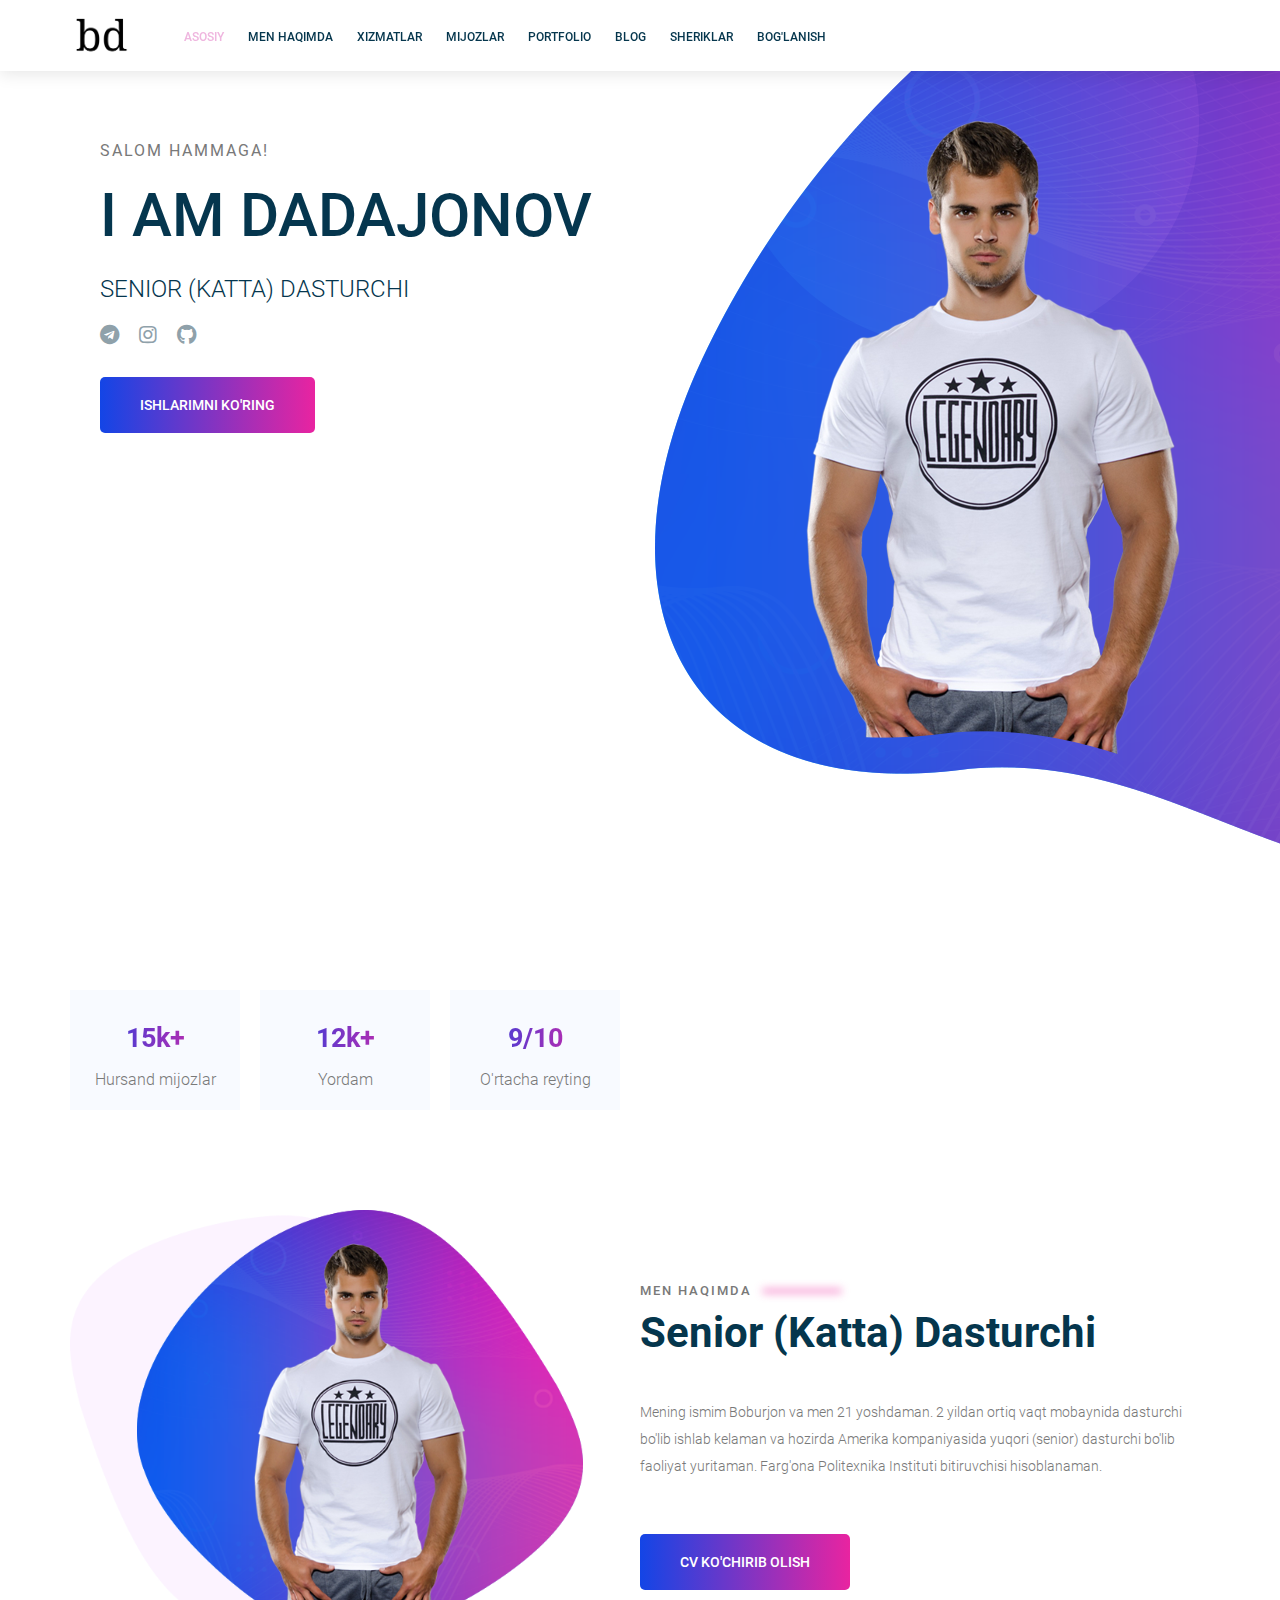
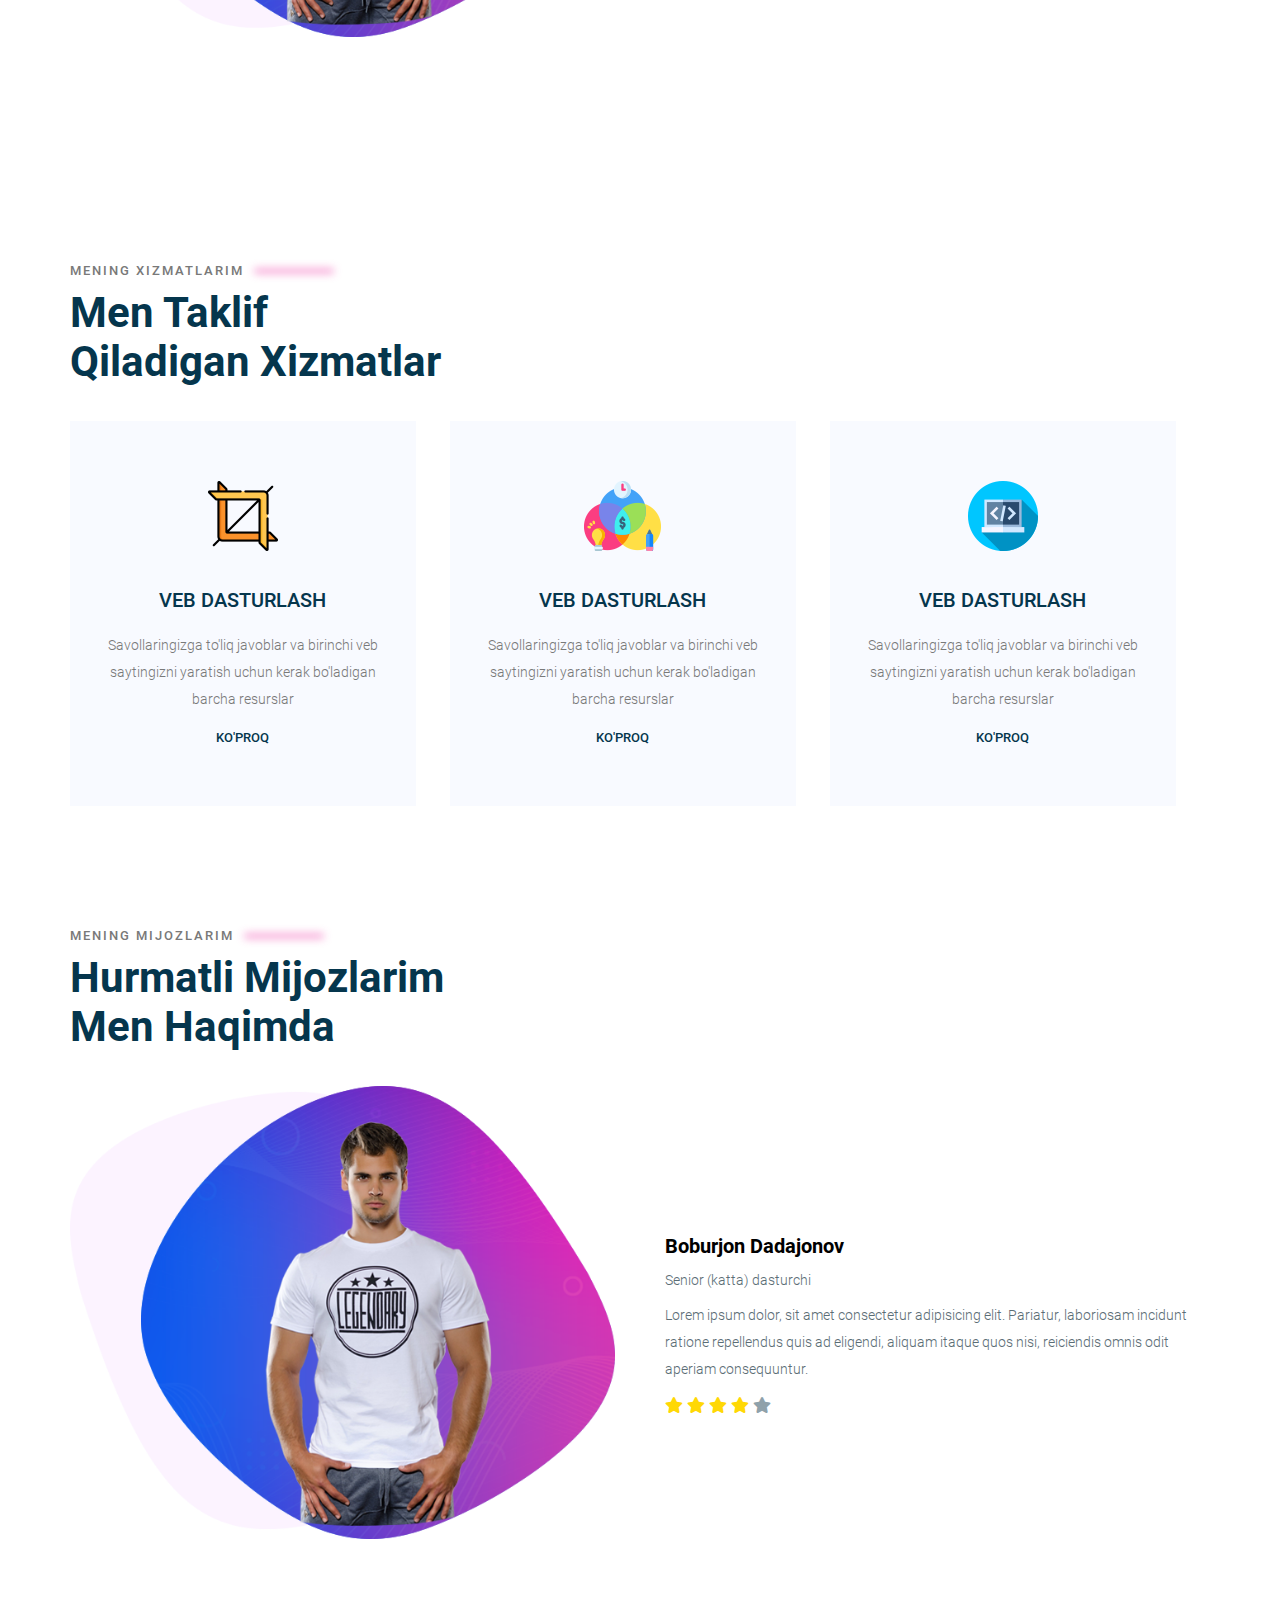
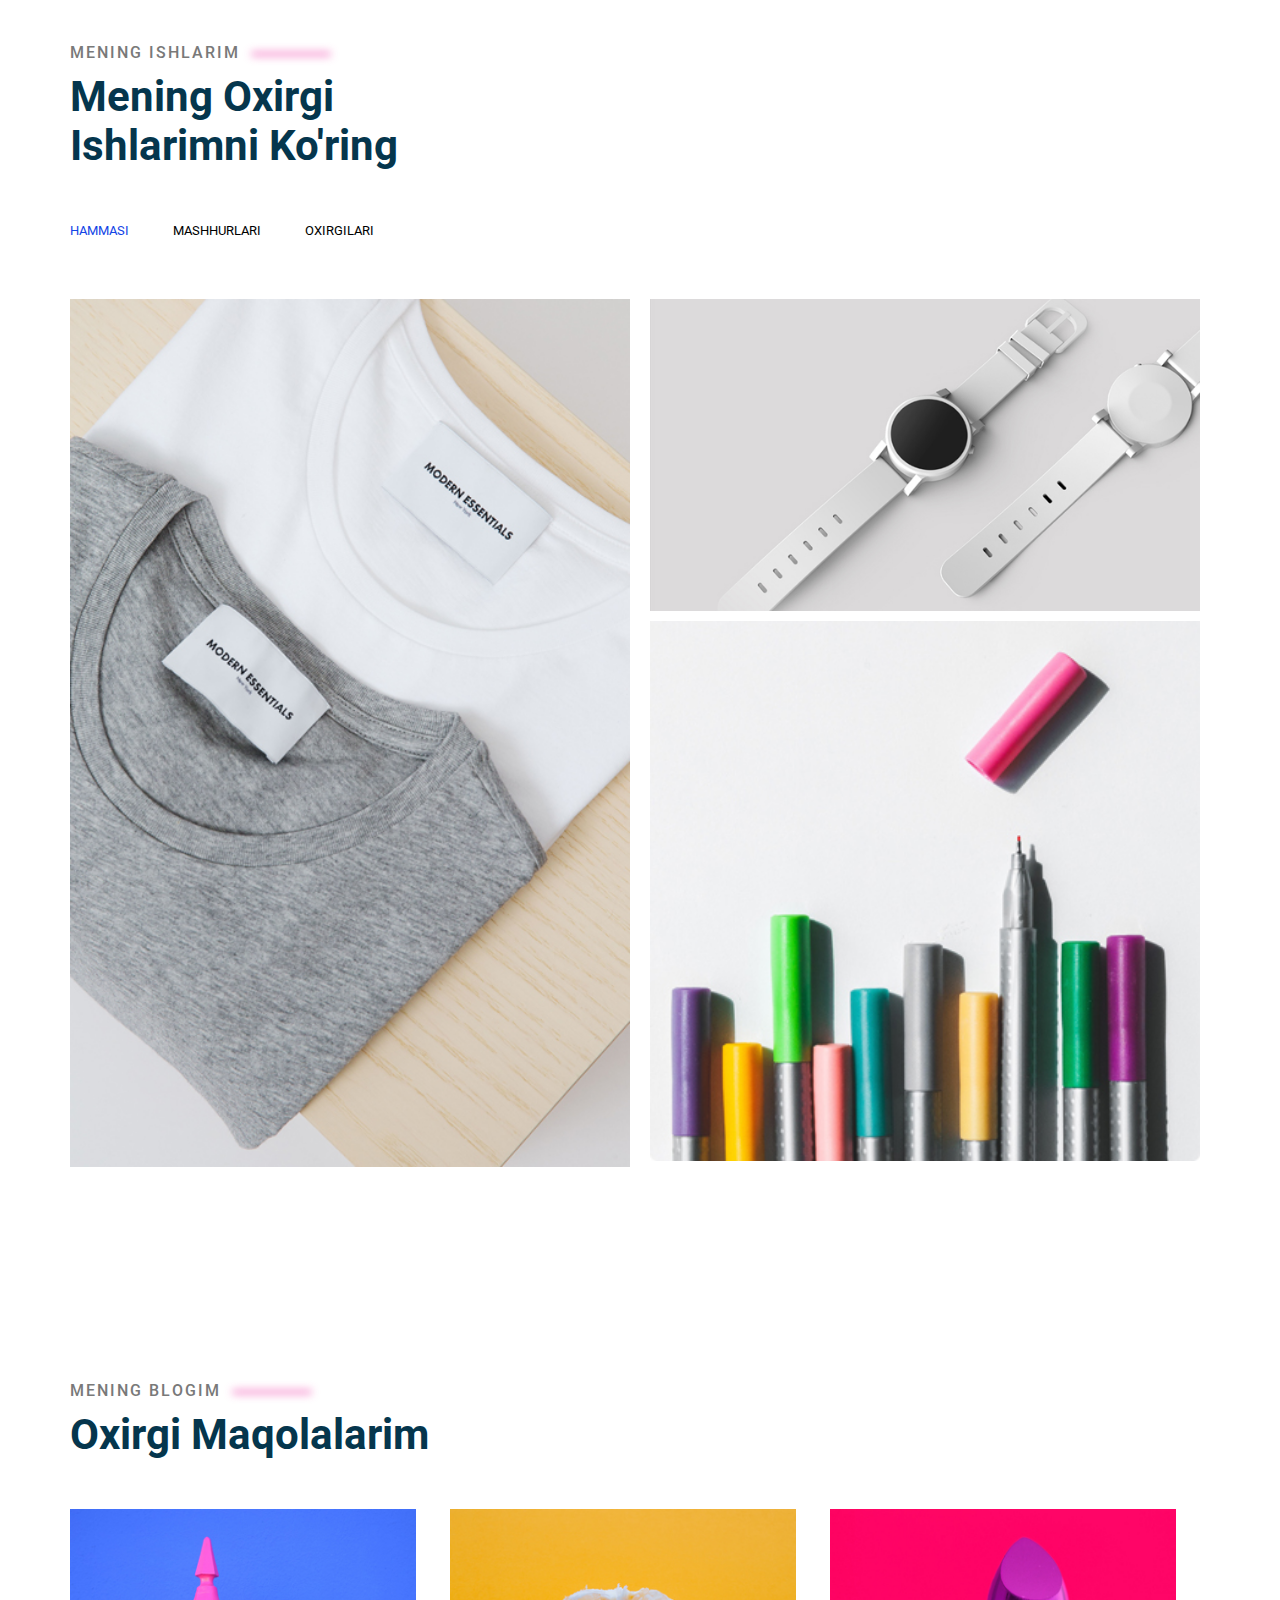
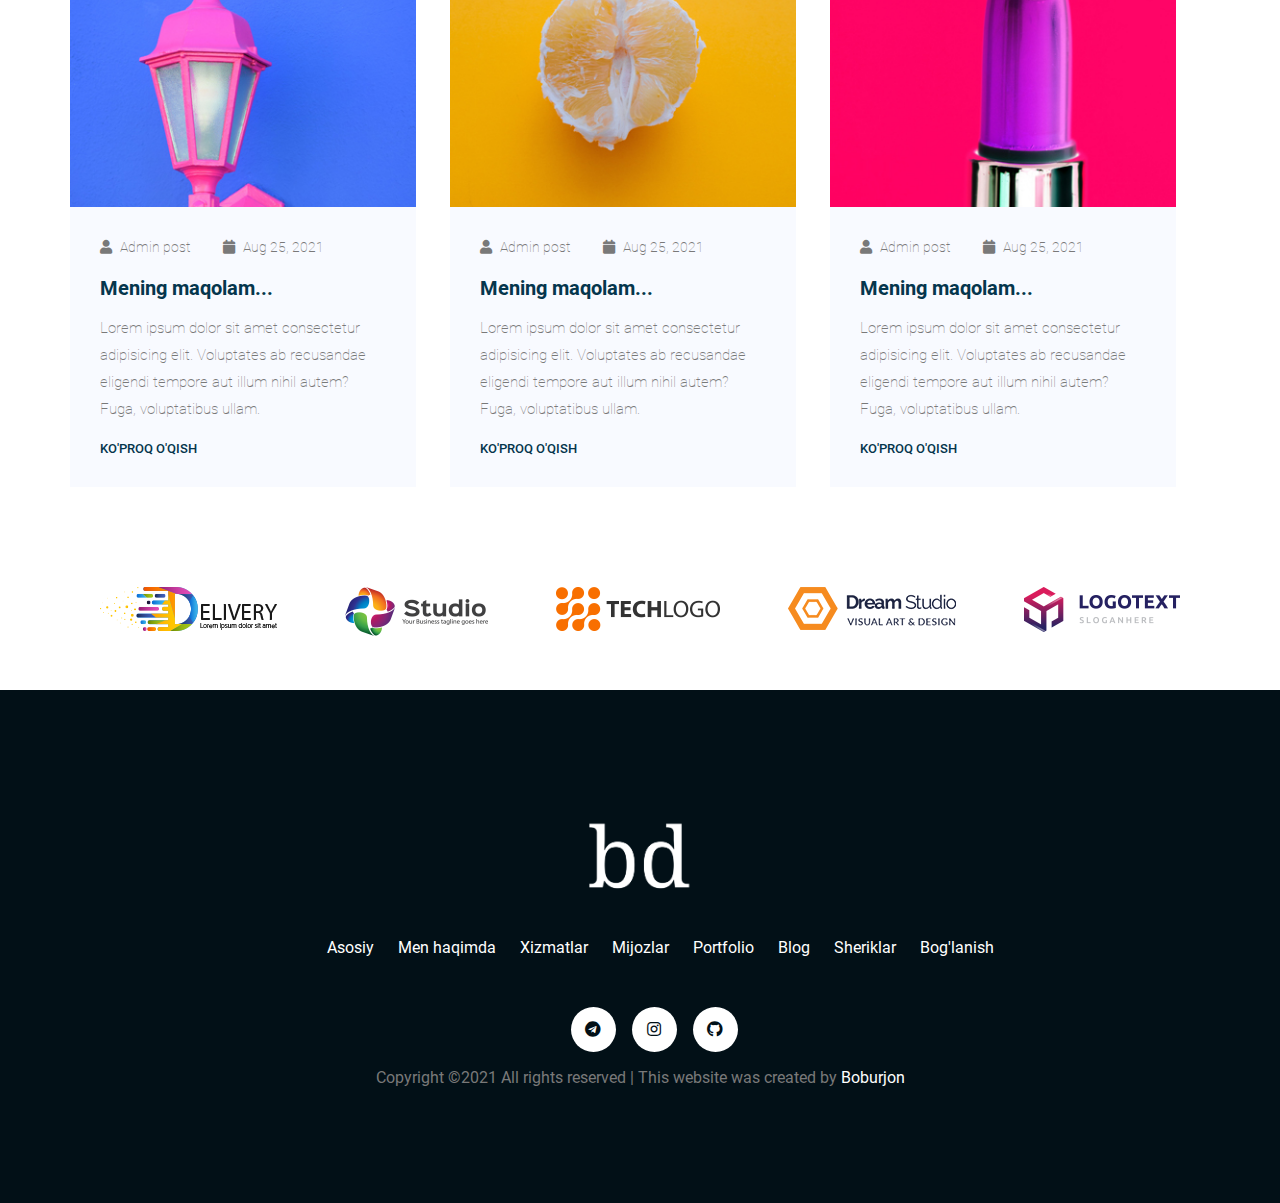
<file: index.html>
<!DOCTYPE html>
<html>
    <head>
        <title>Portfolio</title>
        <meta name="viewport" content="width=device-width, initial-scale=1.0">
        <link rel="stylesheet" href="https://cdnjs.cloudflare.com/ajax/libs/font-awesome/5.15.4/css/all.min.css" integrity="sha512-1ycn6IcaQQ40/MKBW2W4Rhis/DbILU74C1vSrLJxCq57o941Ym01SwNsOMqvEBFlcgUa6xLiPY/NS5R+E6ztJQ==" crossorigin="anonymous" referrerpolicy="no-referrer" />
        <link rel="stylesheet" href="./css/shared.css">
        <link rel="stylesheet" href="./css/main.css">
        <link rel="stylesheet" href="https://cdnjs.cloudflare.com/ajax/libs/animate.css/4.1.1/animate.min.css"/>
    </head>
    <body>
        <!-- Header section  -->
        <header class="main-header">
            <div class="container">
                <div class="main-header__brand">
                    <a href="index.html">
                        <img src="./images/logo_bd-black.png" alt="Logo">
                    </a>
                </div>
                <nav class="main-navigation">
                    <ul class="main-navigation__items">
                        <li class="main-navigation__item active">
                            <a href="./index.html">Asosiy</a>
                        </li>
                        <li class="main-navigation__item">
                            <a href="#main-section">Men haqimda</a>
                        </li>
                        <li class="main-navigation__item">
                            <a href="#services">Xizmatlar</a>
                        </li>
                        <li class="main-navigation__item">
                            <a href="#clients">Mijozlar</a>
                        </li>
                        <li class="main-navigation__item">
                            <a href="#portfolio">Portfolio</a>
                        </li>
                        <li class="main-navigation__item">
                            <a href="#blog">Blog</a>
                        </li>
                        <li class="main-navigation__item">
                            <a href="#partners">Sheriklar</a>
                        </li>
                        <li class="main-navigation__item">
                            <a href="./contact.html">Bog'lanish</a>
                        </li>
                    </ul>
                </nav>
            </div>
        </header>
        
        <!-- /Header section  -->

        <!-- Main section  -->
        <div class="main-banner">
            <div class="container">
                <section id="main-section" class="main-section">
                    <div class="main-section__info">
                        <h4 class="main-section__welcome to-uppercase">Salom hammaga!</h4>
                        <h1 class="main-section__introduction to-uppercase">I am Dadajonov</h1>
                        <h3 class="main-section__position to-uppercase">Senior (katta) dasturchi</h3>
                        <div class="main-section__social-networks">
                            <a href="https://t.me/dj_boburjon" target="_blank">
                                <i class="fab fa-telegram"></i>
                            </a>
                            <a href="https://www.instagram.com/dj.boburjon" target="_blank">
                                <i class="fab fa-instagram"></i>
                            </a>
                            <a href="https://github.com/djboburjon" target="_blank">
                                <i class="fab fa-github"></i>
                            </a>
                        </div>
                        <button  type="button" class="button main-section__action to-uppercase animate__animated animate__fadeInLeftBig">
                            <a href="https://github.com/djboburjon" target="_blank" rel="noopener noreferrer">Ishlarimni ko'ring</a>
                        </button>
                    </div>
                    <div class="main-section__image">
                        <img src="./images/me.png" alt="My image">
                    </div>
                </section>
                <div class="clearfix"></div>
            </div>
        </div>
        <!-- /Main section  -->

        <!-- Statistics -->
        <div class="container">
            <section id="statistics" class="statistics">
                <div class="statistics__item">
                    <h3 class="statistics__number">
                        15k+
                    </h3>
                    <p class="statistics__title">
                        Hursand mijozlar
                    </p>
                </div>
                <div class="statistics__item">
                    <h3 class="statistics__number">
                        12k+
                    </h3>
                    <p class="statistics__title">
                        Yordam
                    </p>
                </div>
                <div class="statistics__item">
                    <h3 class="statistics__number">
                        9/10
                    </h3>
                    <p class="statistics__title">
                        O'rtacha reyting
                    </p>
                </div>
            </section>
        </div>
        <!-- /Statistics -->

        <!-- About me section -->
        <div class="container">
            <section id="about-me" class="about-me">
                <div class="about-me__image">
                    <img src="./images/about-me.png" alt="About me image">
                </div>
                <div class="about-me__info">
                    <h5 class="section-subtitle">
                        Men haqimda
                        <span class="blur-line"></span>
                    </h5>
                    <h3 class="section-title">
                        Senior (katta) dasturchi
                    </h3>
                    <p class="about-me__description">
                        Mening ismim Boburjon va men 21 yoshdaman. 2 yildan ortiq vaqt mobaynida dasturchi bo'lib ishlab kelaman va hozirda Amerika kompaniyasida yuqori (senior) dasturchi bo'lib faoliyat yuritaman. Farg'ona Politexnika Instituti bitiruvchisi hisoblanaman.
                    </p>
                    <button class="button to-uppercase about-me__action" type="button">
                        CV ko'chirib olish
                    </button>
                </div>
            </section>
            <div class="clearfix"></div>
        </div>
        <!-- /About me section -->

        <!-- Services section -->
        <div class="container">
            <section id="services" class="services">
                <h5 class="section-subtitle">
                    Mening xizmatlarim
                    <span class="blur-line"></span>
                </h5>
                <h2 class="section-title">
                    Men taklif <br>
                    qiladigan xizmatlar
                </h2>
                <div class="services__cards">
                    <div class="service-card">
                        <img src="./images/service-1.png" alt="Service 1" class="service-card__icon">
                        <h5 class="service-card__title">Veb dasturlash</h5>
                        <p class="service-card__description">
                            Savollaringizga to'liq javoblar va birinchi veb saytingizni yaratish uchun kerak bo'ladigan barcha resurslar
                        </p>
                        <a href="#" class="service-card__link">
                            Ko'proq
                        </a>
                    </div>
                    <div class="service-card">
                        <img src="./images/service-2.png" alt="Service 1" class="service-card__icon">
                        <h5 class="service-card__title">Veb dasturlash</h5>
                        <p class="service-card__description">
                            Savollaringizga to'liq javoblar va birinchi veb saytingizni yaratish uchun kerak bo'ladigan barcha resurslar
                        </p>
                        <a href="#" class="service-card__link">
                            Ko'proq
                        </a>
                    </div>
                    <div class="service-card">
                        <img src="./images/service-3.png" alt="Service 1" class="service-card__icon">
                        <h5 class="service-card__title">Veb dasturlash</h5>
                        <p class="service-card__description">
                            Savollaringizga to'liq javoblar va birinchi veb saytingizni yaratish uchun kerak bo'ladigan barcha resurslar
                        </p>
                        <a href="#" class="service-card__link">
                            Ko'proq
                        </a>
                    </div>
                </div>
            </section>
        </div>
        <!-- /Services section -->

        <!-- Clients section -->
        <div class="container">
            <section id="clients" class="clients">
                <h5 class="section-subtitle">
                    Mening mijozlarim
                    <span class="blur-line"></span>
                </h5>
                <h2 class="section-title">
                    Hurmatli mijozlarim <br>
                    men haqimda
                </h2>
                <div class="client-items">
                    <div class="client-item">
                        <div class="client-item__image">
                            <img src="./images/about-me.png" alt="Client image">
                        </div>
                        <div class="client-item__info">
                            <h3 class="client-item__name">
                                Boburjon Dadajonov
                            </h3>
                            <p class="client-item__position">
                                Senior (katta) dasturchi
                            </p>
                            <p class="client-item__review">
                                Lorem ipsum dolor, sit amet consectetur adipisicing elit. Pariatur, laboriosam incidunt ratione repellendus quis ad eligendi, aliquam itaque quos nisi, reiciendis omnis odit aperiam consequuntur.
                            </p>
                            <div class="client-item__rate">
                                <i class="fas fa-star"></i>
                                <i class="fas fa-star"></i>
                                <i class="fas fa-star"></i>
                                <i class="fas fa-star"></i>
                                <i class="fas fa-star disabled"></i>
                            </div>
                        </div> 
                    </div>
                </div>
            </section>
            <div class="clearfix"></div>
        </div>
        <!-- /Clients section -->

        <!-- Portfolio section -->
        <div class="container">
            <section id="portfolio" class="portfolio">
                <div class="section-subtitle">
                    Mening ishlarim
                    <span class="blur-line"></span>
                </div>
                <div class="section-title">
                    Mening oxirgi <br>
                    ishlarimni ko'ring
                </div>
                <ul class="portfolio-filters">
                    <li class="active">
                        Hammasi
                    </li>
                    <li>
                        Mashhurlari
                    </li>
                    <li>
                        Oxirgilari
                    </li>
                </ul>
                <div class="portfolio-items">
                    <div class="portfolio-item portfolio-item-1">
                        <img src="./images/portfolio-1.jpg" alt="Portfolio image 1" class="portfolio-item__image">
                        <div class="portfolio-item__overlay"></div>
                        <div class="portfolio-item__info">
                            <h4>
                                <a href="#">Portfolio item 1</a>
                            </h4>
                            <p>
                                Ishim haqida
                            </p>
                        </div>
                    </div>
                    <div class="portfolio-item portfolio-item-2">
                        <img src="./images/portfolio-2.jpg" alt="Portfolio image 2" class="portfolio-item__image">
                        <div class="portfolio-item__overlay"></div>
                        <div class="portfolio-item__info">
                            <h4>
                                <a href="#">Portfolio item 2</a>
                            </h4>
                            <p>
                                Ishim haqida
                            </p>
                        </div>
                    </div>
                    <div class="portfolio-item portfolio-item-3">
                        <img src="./images/portfolio-3.jpg" alt="Portfolio image 3" class="portfolio-item__image">
                        <div class="portfolio-item__overlay"></div>
                        <div class="portfolio-item__info">
                            <h4>
                                <a href="#">Portfolio item 3</a>
                            </h4>
                            <p>
                                Ishim haqida
                            </p>
                        </div>
                    </div>
                </div>
            </section>
        </div>
        <!-- /Portfolio section -->

        <!-- Blog section -->
        <div class="container">
            <section id="blog" class="blog">
                <div class="section-subtitle">
                    Mening blogim
                    <span class="blur-line"></span>
                </div>
                <div class="section-title">
                    Oxirgi maqolalarim
                </div>
                <div class="blog-items">
                    <div class="blog-item">
                        <div class="blog-item__image">
                            <img src="./images/blog-1.jpg" alt="Blog 1 image">
                        </div>
                        <div class="blog-item__info">
                            <div class="blog-item__main-info">
                                <span class="blog-item__author">
                                    <i class="fa fa-user"></i>
                                    Admin post
                                </span>
                                <span class="blog-item__date">
                                    <i class="fa fa-calendar"></i>
                                    Aug 25, 2021
                                </span>
                            </div>
                            <h5 class="blog-item__title">
                                Mening maqolam...
                            </h5>
                            <p class="blog-item__description">
                                Lorem ipsum dolor sit amet consectetur adipisicing elit. Voluptates ab recusandae eligendi tempore aut illum nihil autem? Fuga, voluptatibus ullam.
                            </p>
                            <a href="#" class="blog-item__learn-more">
                                Ko'proq o'qish
                            </a>
                        </div>
                    </div>
                
                
                    <div class="blog-item">
                        <div class="blog-item__image">
                            <img src="./images/blog-2.jpg" alt="Blog 1 image">
                        </div>
                        <div class="blog-item__info">
                            <div class="blog-item__main-info">
                                <span class="blog-item__author">
                                    <i class="fa fa-user"></i>
                                    Admin post
                                </span>
                                <span class="blog-item__date">
                                    <i class="fa fa-calendar"></i>
                                    Aug 25, 2021
                                </span>
                            </div>
                            <h5 class="blog-item__title">
                                Mening maqolam...
                            </h5>
                            <p class="blog-item__description">
                                Lorem ipsum dolor sit amet consectetur adipisicing elit. Voluptates ab recusandae eligendi tempore aut illum nihil autem? Fuga, voluptatibus ullam.
                            </p>
                            <a href="#" class="blog-item__learn-more">
                                Ko'proq o'qish
                            </a>
                        </div>
                    </div>
                
                
                    <div class="blog-item">
                        <div class="blog-item__image">
                            <img src="./images/blog-3.jpg" alt="Blog 1 image">
                        </div>
                        <div class="blog-item__info">
                            <div class="blog-item__main-info">
                                <span class="blog-item__author">
                                    <i class="fa fa-user"></i>
                                    Admin post
                                </span>
                                <span class="blog-item__date">
                                    <i class="fa fa-calendar"></i>
                                    Aug 25, 2021
                                </span>
                            </div>
                            <h5 class="blog-item__title">
                                Mening maqolam...
                            </h5>
                            <p class="blog-item__description">
                                Lorem ipsum dolor sit amet consectetur adipisicing elit. Voluptates ab recusandae eligendi tempore aut illum nihil autem? Fuga, voluptatibus ullam.
                            </p>
                            <a href="#" class="blog-item__learn-more">
                                Ko'proq o'qish
                            </a>
                        </div>
                    </div>
                </div>
            </section>
        </div>
        <!-- /Blog section -->

        <!-- Partners section -->
        <div class="container">
            <section id="partners" class="partners">
                <div class="partner">
                    <img src="./images/partner-1.png" alt="Partner 1 image">
                </div>
                <div class="partner">
                    <img src="./images/partner-2.png" alt="Partner 1 image">
                </div>
                <div class="partner">
                    <img src="./images/partner-3.png" alt="Partner 1 image">
                </div>
                <div class="partner">
                    <img src="./images/partner-4.png" alt="Partner 1 image">
                </div>
                <div class="partner">
                    <img src="./images/partner-5.png" alt="Partner 1 image">
                </div>
            </section>
        </div>
        <!-- /Partners section -->

        <!-- Footer section -->
        <footer class="footer">
            <div class="container">
                <div class="footer__brand">
                    <img src="./images/logo_bd-white.png" alt="Logo">
                </div>
                <nav class="footer__navigation">
                    <ul class="footer__navigation-items">
                        <li class="footer__navigation-item">
                            <a href="./index.html">Asosiy</a>
                        </li>
                        <li class="footer__navigation-item">
                            <a href="#main-section">Men haqimda</a>
                        </li>
                        <li class="footer__navigation-item">
                            <a href="#services">Xizmatlar</a>
                        </li>
                        <li class="footer__navigation-item">
                            <a href="#clients">Mijozlar</a>
                        </li>
                        <li class="footer__navigation-item">
                            <a href="#portfolio">Portfolio</a>
                        </li>
                        <li class="footer__navigation-item">
                            <a href="#blog">Blog</a>
                        </li>
                        <li class="footer__navigation-item">
                            <a href="#partners">Sheriklar</a>
                        </li>
                        <li class="footer__navigation-item">
                            <a href="./contact.html">Bog'lanish</a>
                        </li>
                    </ul>
                </nav>
                <ul class="footer__socials">
                    <li class="footer__social">
                        <a href="https://t.me/dj_boburjon" target="_blank">
                            <i class="fab fa-telegram"></i>
                        </a>
                    </li>
                    <li class="footer__social">
                        <a href="https://www.instagram.com/dj.boburjon" target="_blank">
                            <i class="fab fa-instagram"></i>
                        </a>
                    </li>
                    <li class="footer__social">
                        <a href="https://github.com/djboburjon" target="_blank">
                            <i class="fab fa-github"></i>
                        </a>
                    </li>
                </ul>
                <p class="footer__text">
                    Copyright &copy;2021 All rights reserved | This website was created by <a href="https://twitter.com/djboburjon" target="_blank" rel="noopener noreferrer">Boburjon</a>
                </p>
            </div>
        </footer>
        <!-- /Footer section -->

    </body>
</html>
</file>
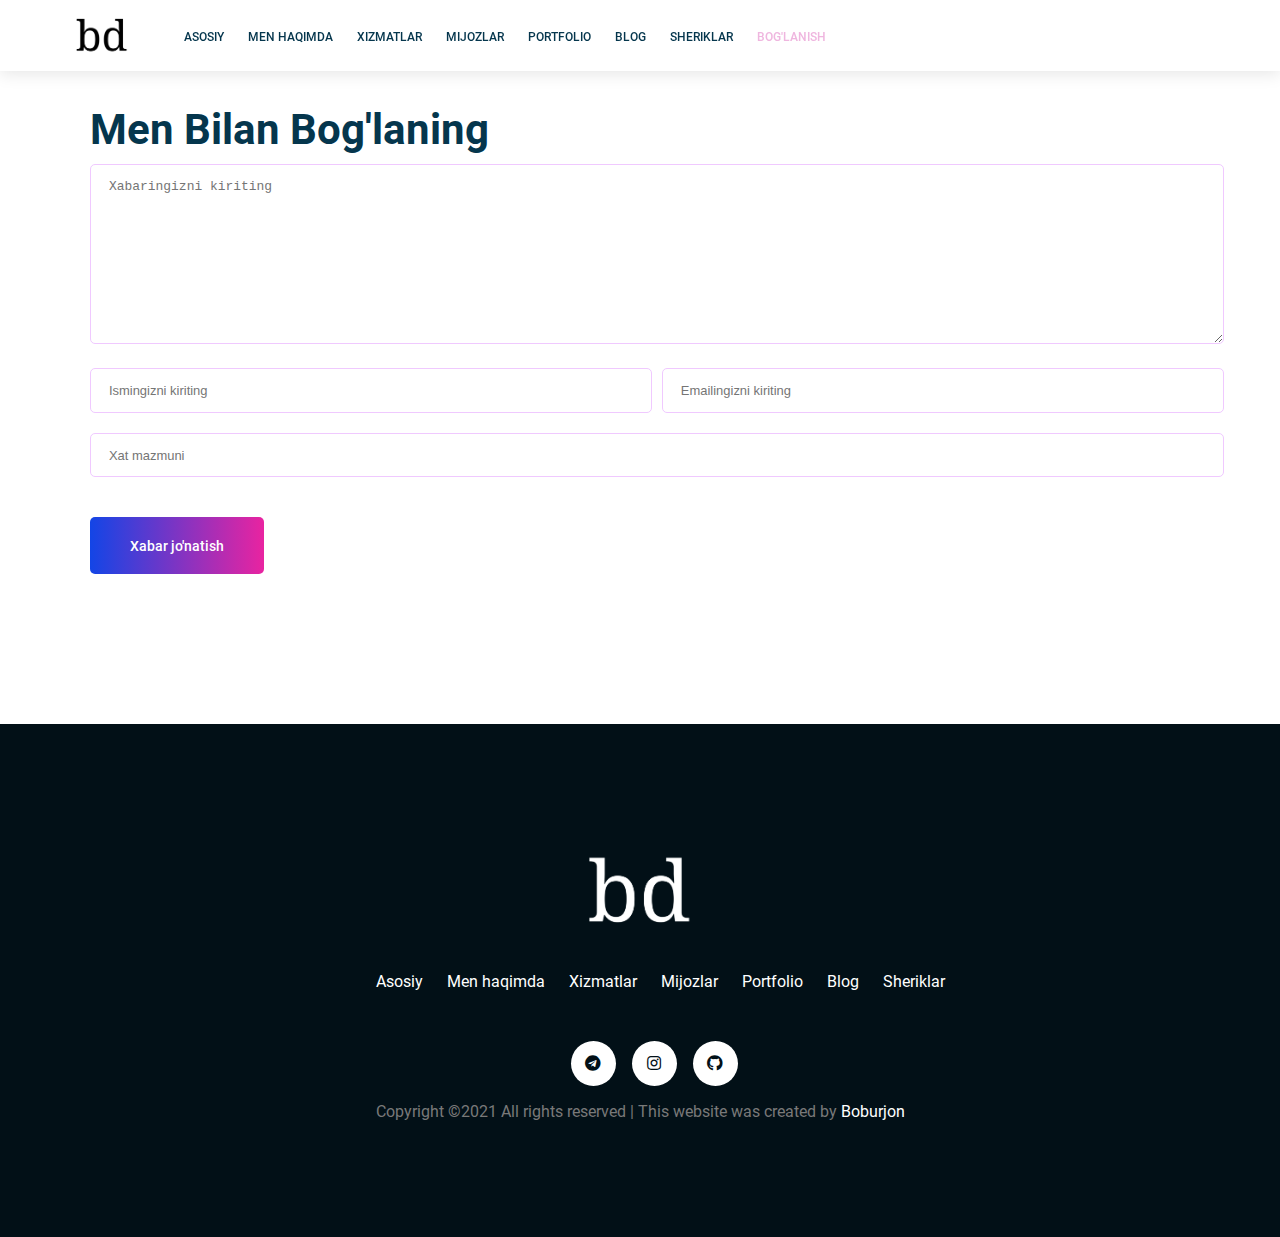
<file: contact.html>
<!DOCTYPE html>
<html>
    <head>
        <title>Portfolio - Bog'lanish</title>
        <link rel="stylesheet" href="https://cdnjs.cloudflare.com/ajax/libs/font-awesome/5.15.4/css/all.min.css" integrity="sha512-1ycn6IcaQQ40/MKBW2W4Rhis/DbILU74C1vSrLJxCq57o941Ym01SwNsOMqvEBFlcgUa6xLiPY/NS5R+E6ztJQ==" crossorigin="anonymous" referrerpolicy="no-referrer" />
        <link rel="stylesheet" href="./css/shared.css">
        <link rel="stylesheet" href="./css/contact.css">
    </head>
    <body>
        <!-- Header section  -->
        <header class="main-header">
            <div class="container">
                <div class="main-header__brand">
                    <a href="index.html">
                        <img src="./images/logo_bd-black.png" alt="Logo">
                    </a>
                </div>
                <nav class="main-navigation">
                    <ul class="main-navigation__items">
                        <li class="main-navigation__item">
                            <a href="./index.html">Asosiy</a>
                        </li>
                        <li class="main-navigation__item">
                            <a href="#">Men haqimda</a>
                        </li>
                        <li class="main-navigation__item">
                            <a href="#">Xizmatlar</a>
                        </li>
                        <li class="main-navigation__item">
                            <a href="#">Mijozlar</a>
                        </li>
                        <li class="main-navigation__item">
                            <a href="#">Portfolio</a>
                        </li>
                        <li class="main-navigation__item">
                            <a href="#">Blog</a>
                        </li>
                        <li class="main-navigation__item">
                            <a href="#">Sheriklar</a>
                        </li>
                        <li class="main-navigation__item  active">
                            <a href="./contact.html">Bog'lanish</a>
                        </li>
                    </ul>
                </nav>
            </div>
        </header>
        
        <!-- /Header section  -->

        <div class="container">
            <section class="contact">
                <div class="section-title">
                    Men bilan bog'laning
                </div>
                <form action="./server.php" method="GET">
                    <textarea name="message" rows="10" placeholder="Xabaringizni kiriting"></textarea>
                    <div class="half-flex">
                        <div class="contact__firstname">
                            <input type="text" placeholder="Ismingizni kiriting" name="firstname">
                        </div>
                        <div class="contact__email">
                            <input type="email" placeholder="Emailingizni kiriting" name="email">
                        </div>
                    </div>
                    <input type="text" placeholder="Xat mazmuni" name="subject">
                    <button class="button contact__send" type="submit">Xabar jo'natish</button>
                </form>
            </section>
        </div>
        

        <!-- Footer section -->
        <footer class="footer">
            <div class="container">
                <div class="footer__brand">
                    <img src="./images/logo_bd-white.png" alt="Logo">
                </div>
                <nav class="footer__navigation">
                    <ul class="footer__navigation-items">
                        <li class="footer__navigation-item">
                            <a href="#">Asosiy</a>
                        </li>
                        <li class="footer__navigation-item">
                            <a href="#">Men haqimda</a>
                        </li>
                        <li class="footer__navigation-item">
                            <a href="#">Xizmatlar</a>
                        </li>
                        <li class="footer__navigation-item">
                            <a href="#">Mijozlar</a>
                        </li>
                        <li class="footer__navigation-item">
                            <a href="#">Portfolio</a>
                        </li>
                        <li class="footer__navigation-item">
                            <a href="#">Blog</a>
                        </li>
                        <li class="footer__navigation-item">
                            <a href="#">Sheriklar</a>
                        </li>
                    </ul>
                </nav>
                <ul class="footer__socials">
                    <li class="footer__social">
                        <a href="https://t.me/dj_boburjon" target="_blank">
                            <i class="fab fa-telegram"></i>
                        </a>
                    </li>
                    <li class="footer__social">
                        <a href="https://www.instagram.com/dj.boburjon" target="_blank">
                            <i class="fab fa-instagram"></i>
                        </a>
                    </li>
                    <li class="footer__social">
                        <a href="https://github.com/djboburjon" target="_blank">
                            <i class="fab fa-github"></i>
                        </a>
                    </li>
                </ul>
                <p class="footer__text">
                    Copyright &copy;2021 All rights reserved | This website was created by <a href="https://twitter.com/djboburjon" target="_blank" rel="noopener noreferrer">Boburjon</a>
                </p>
            </div>
        </footer>
        <!-- /Footer section -->

    </body>
</html>
</file>
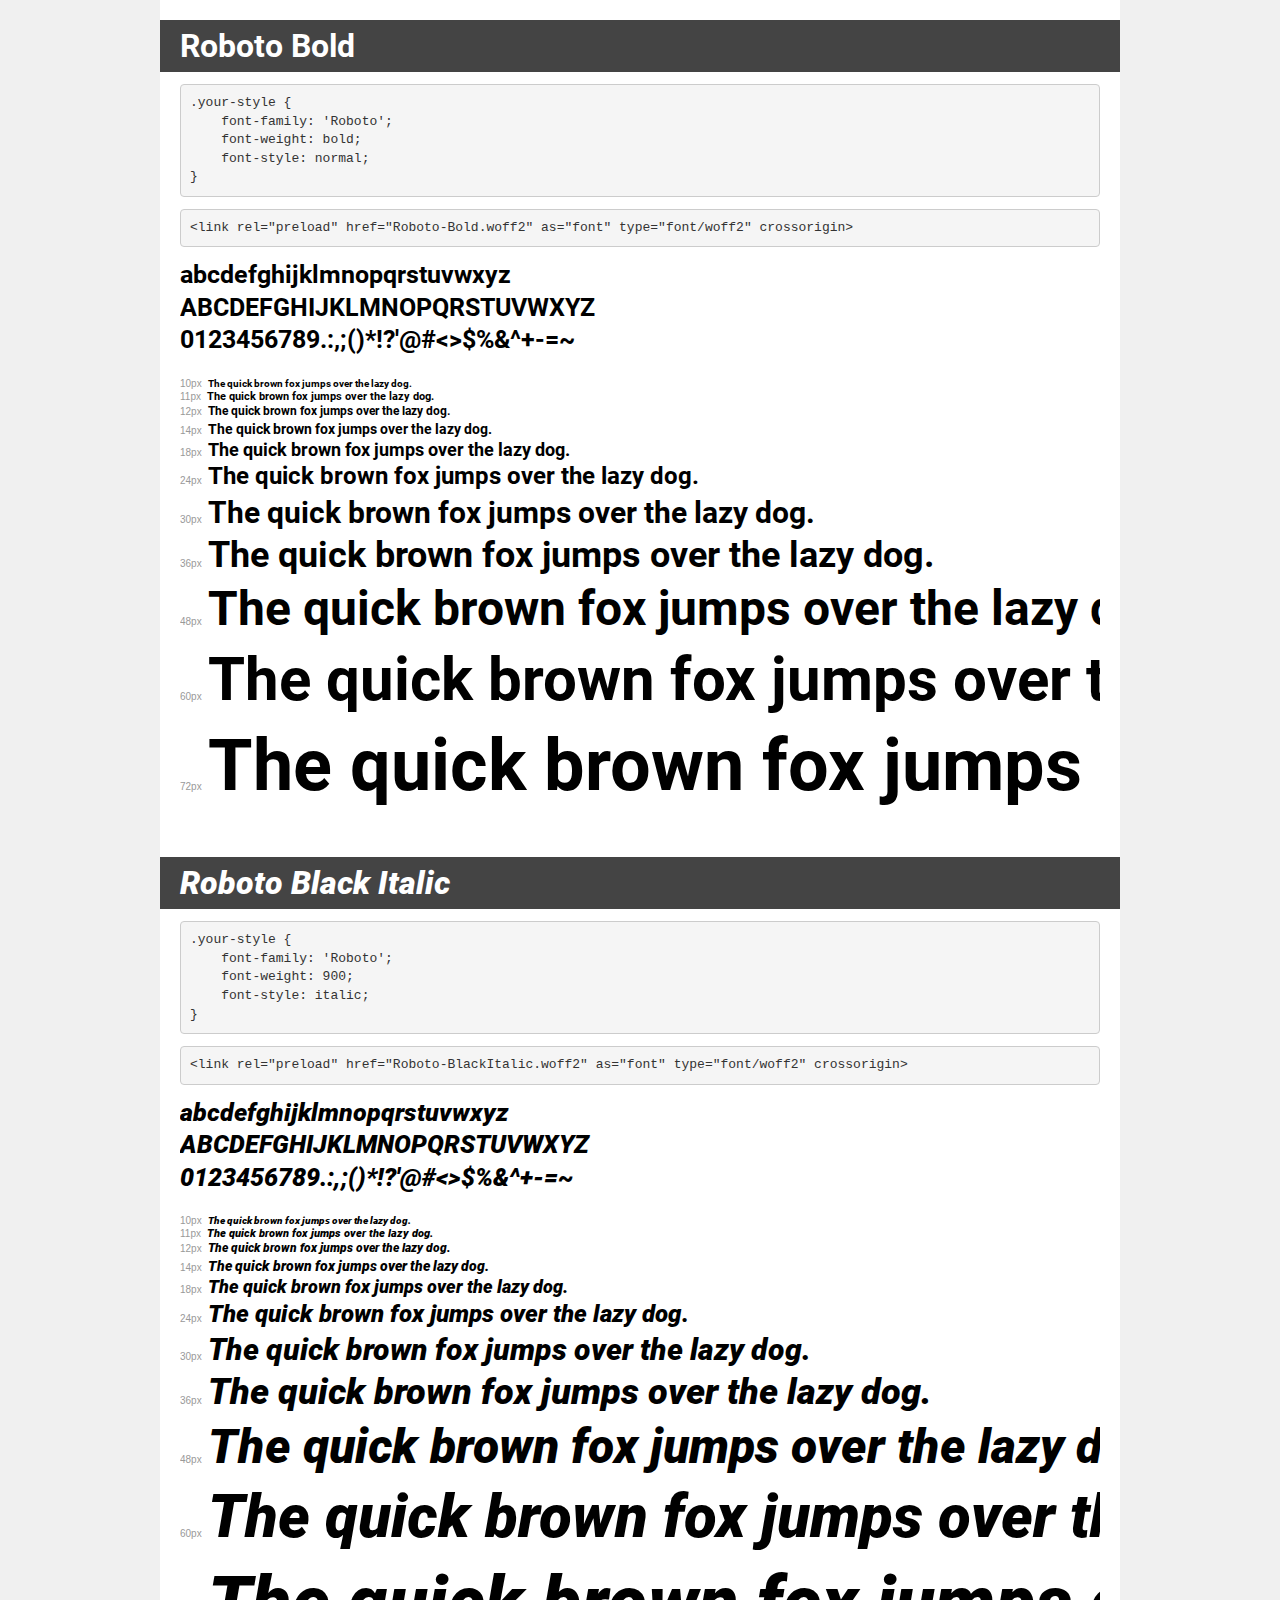
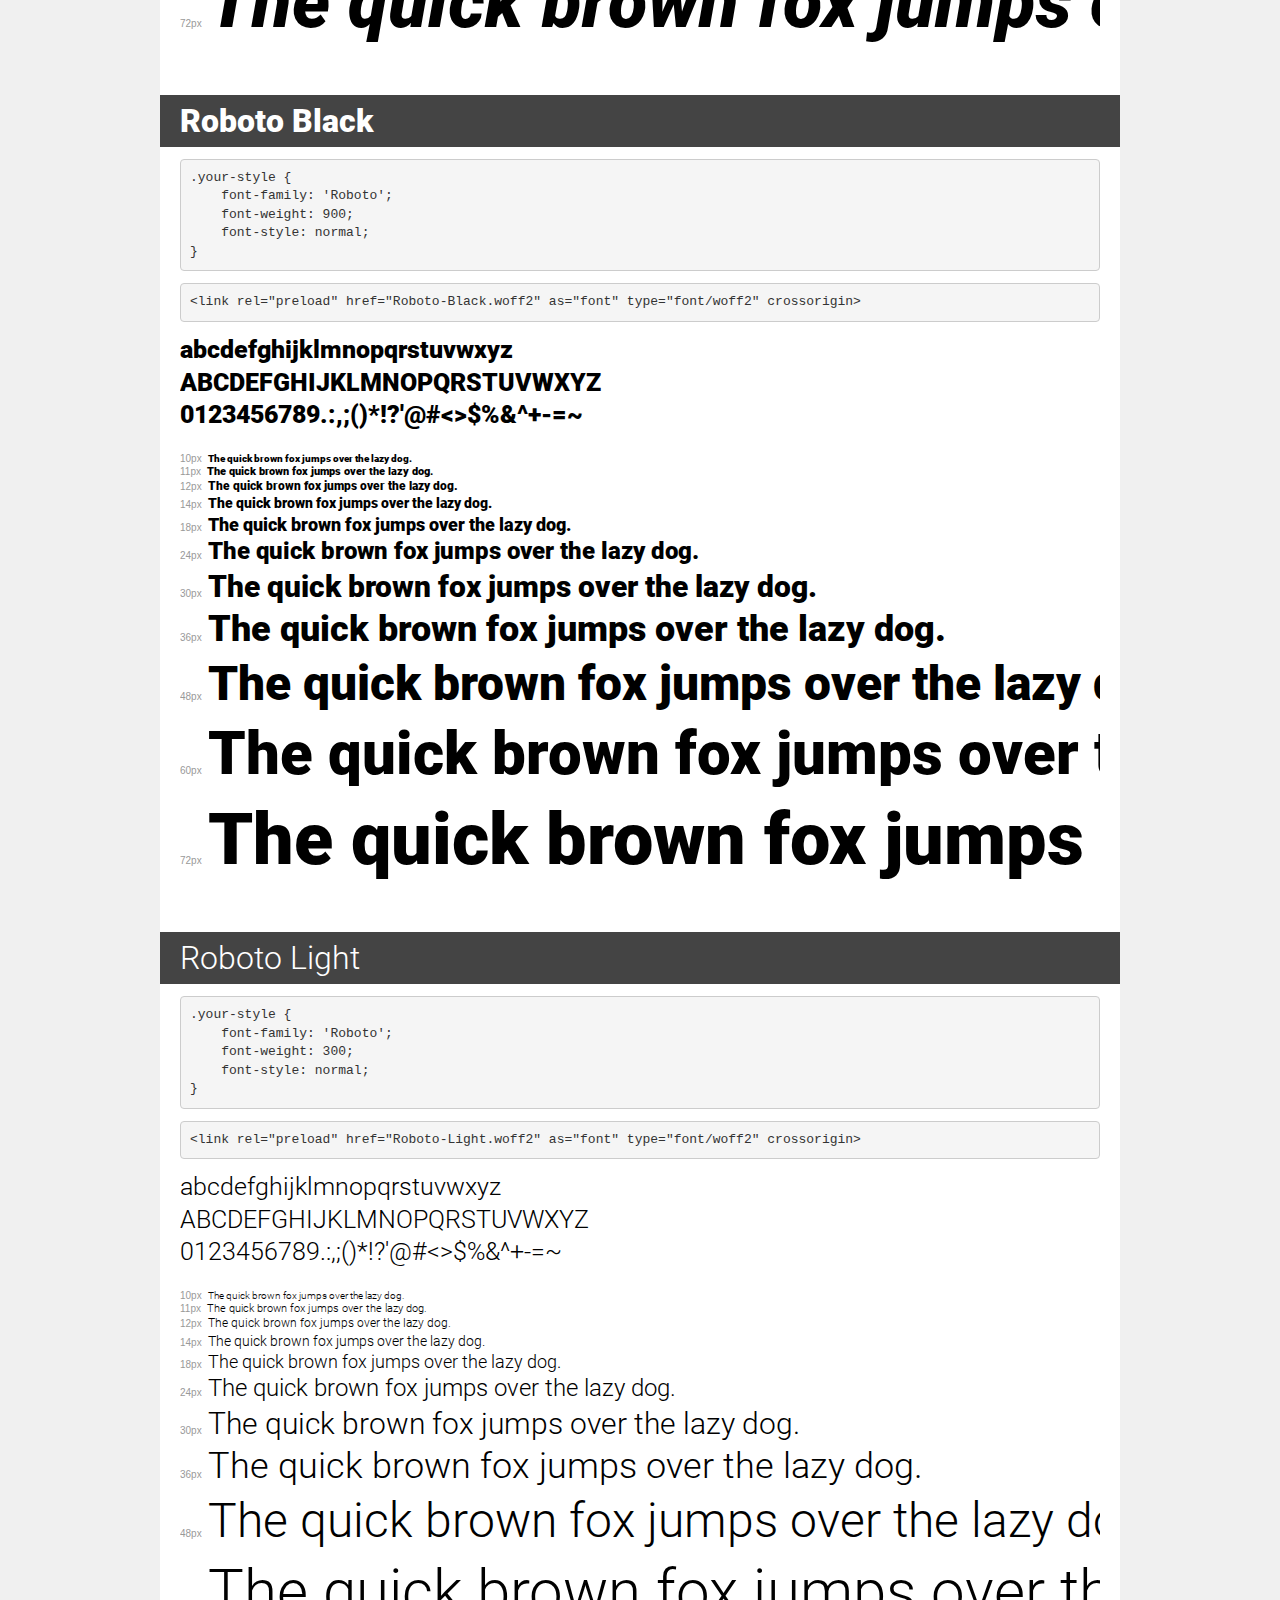
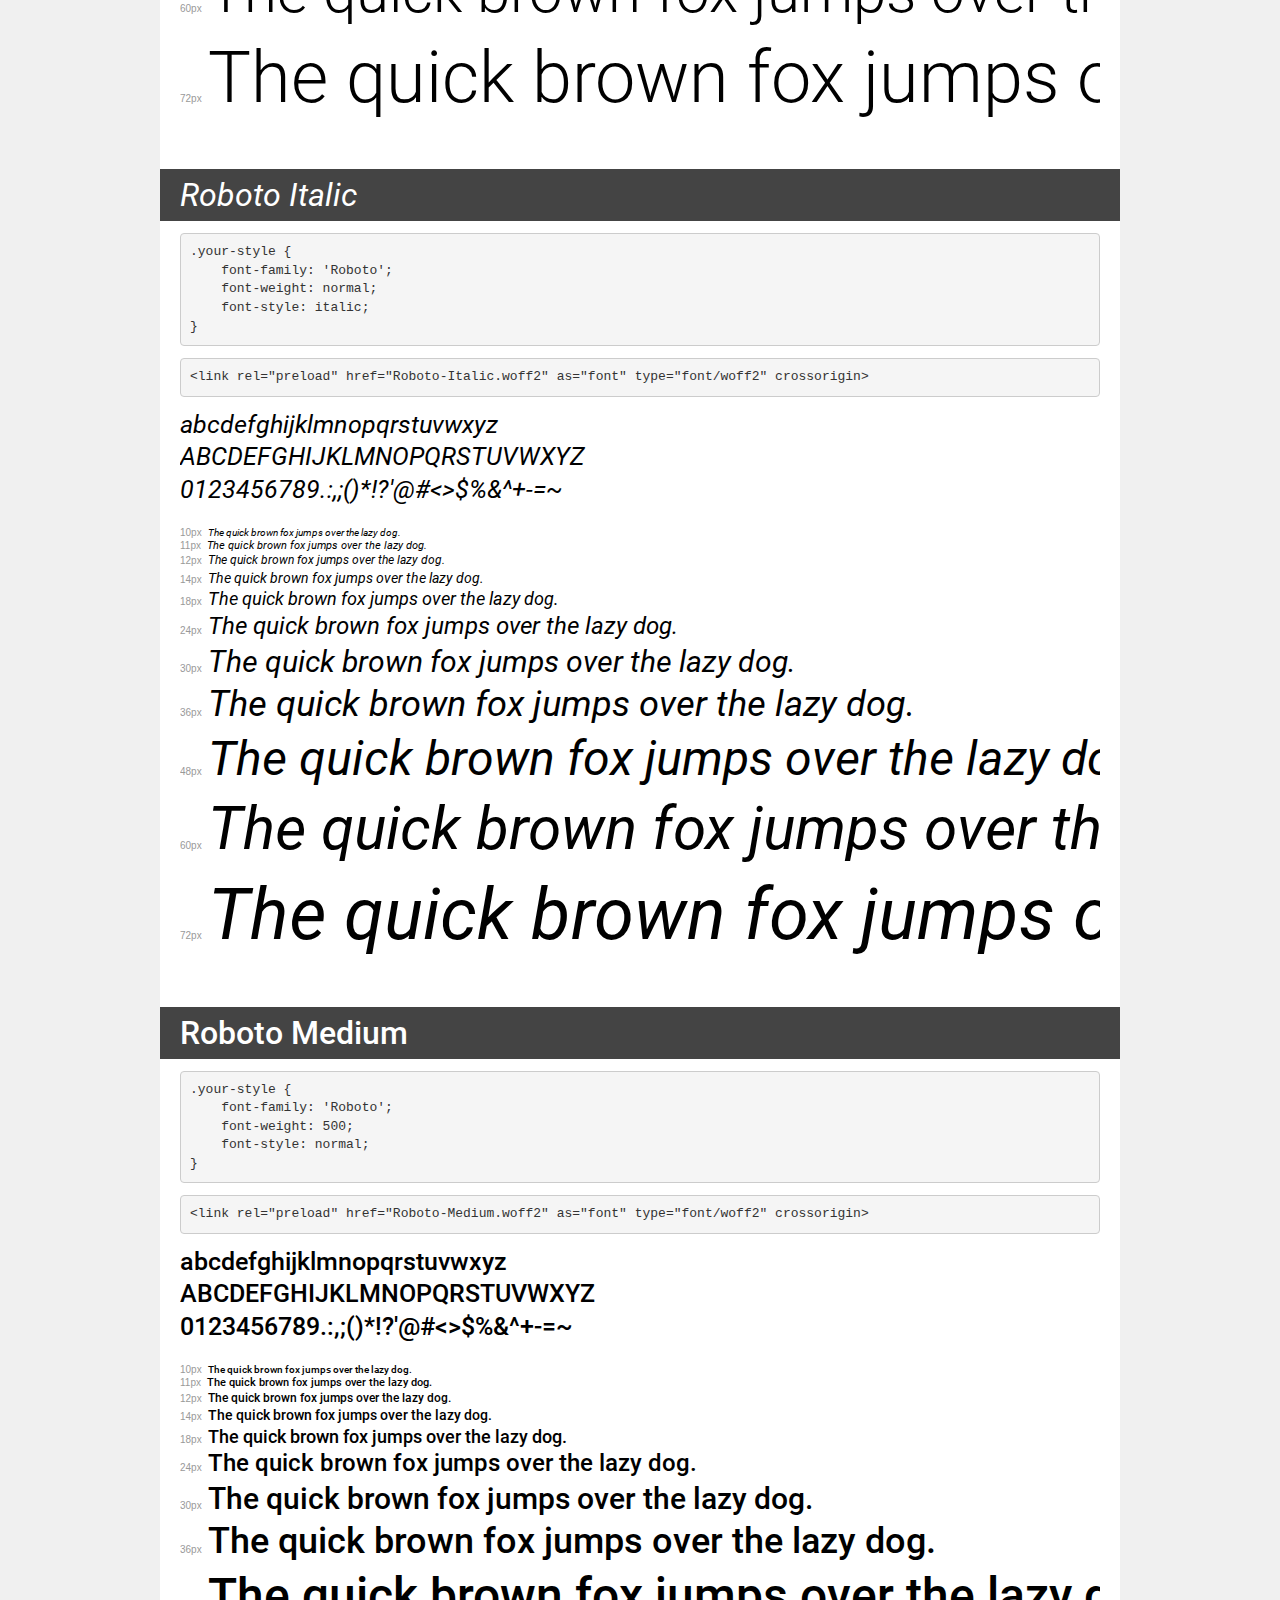
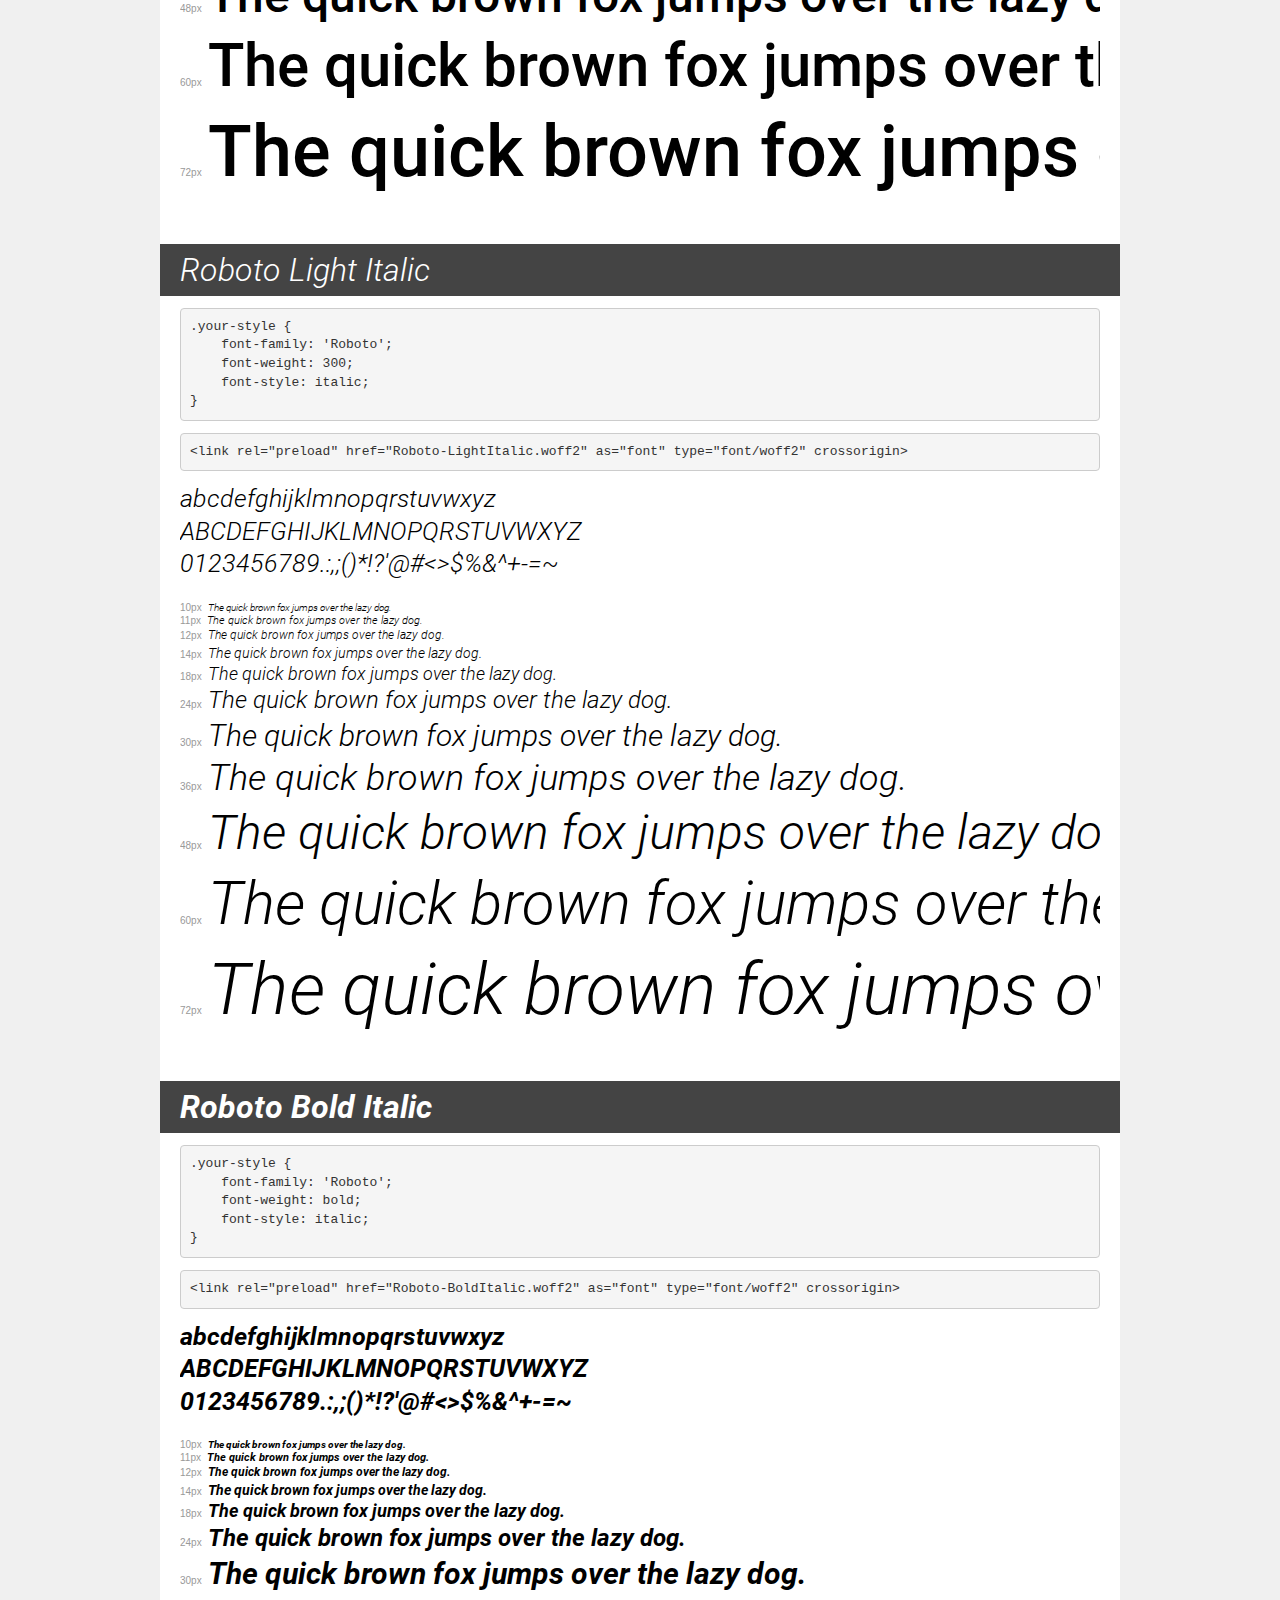
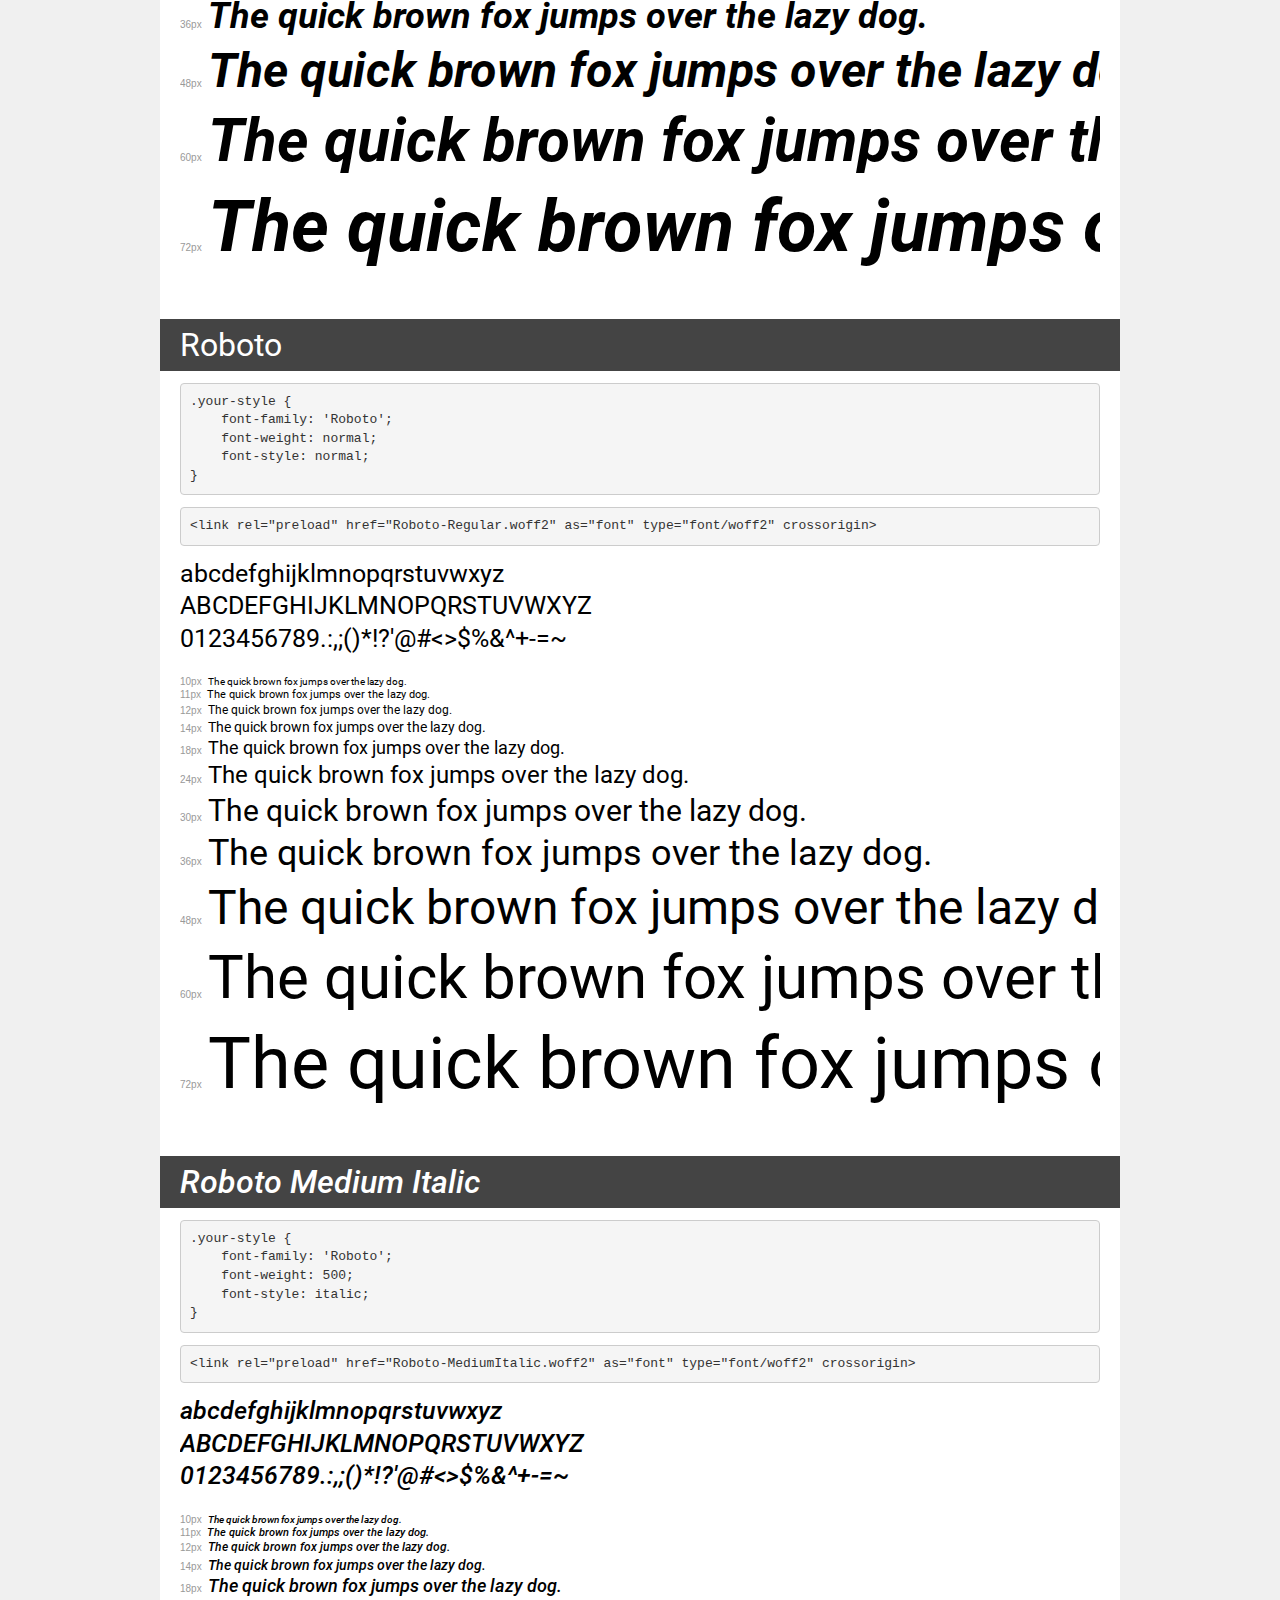
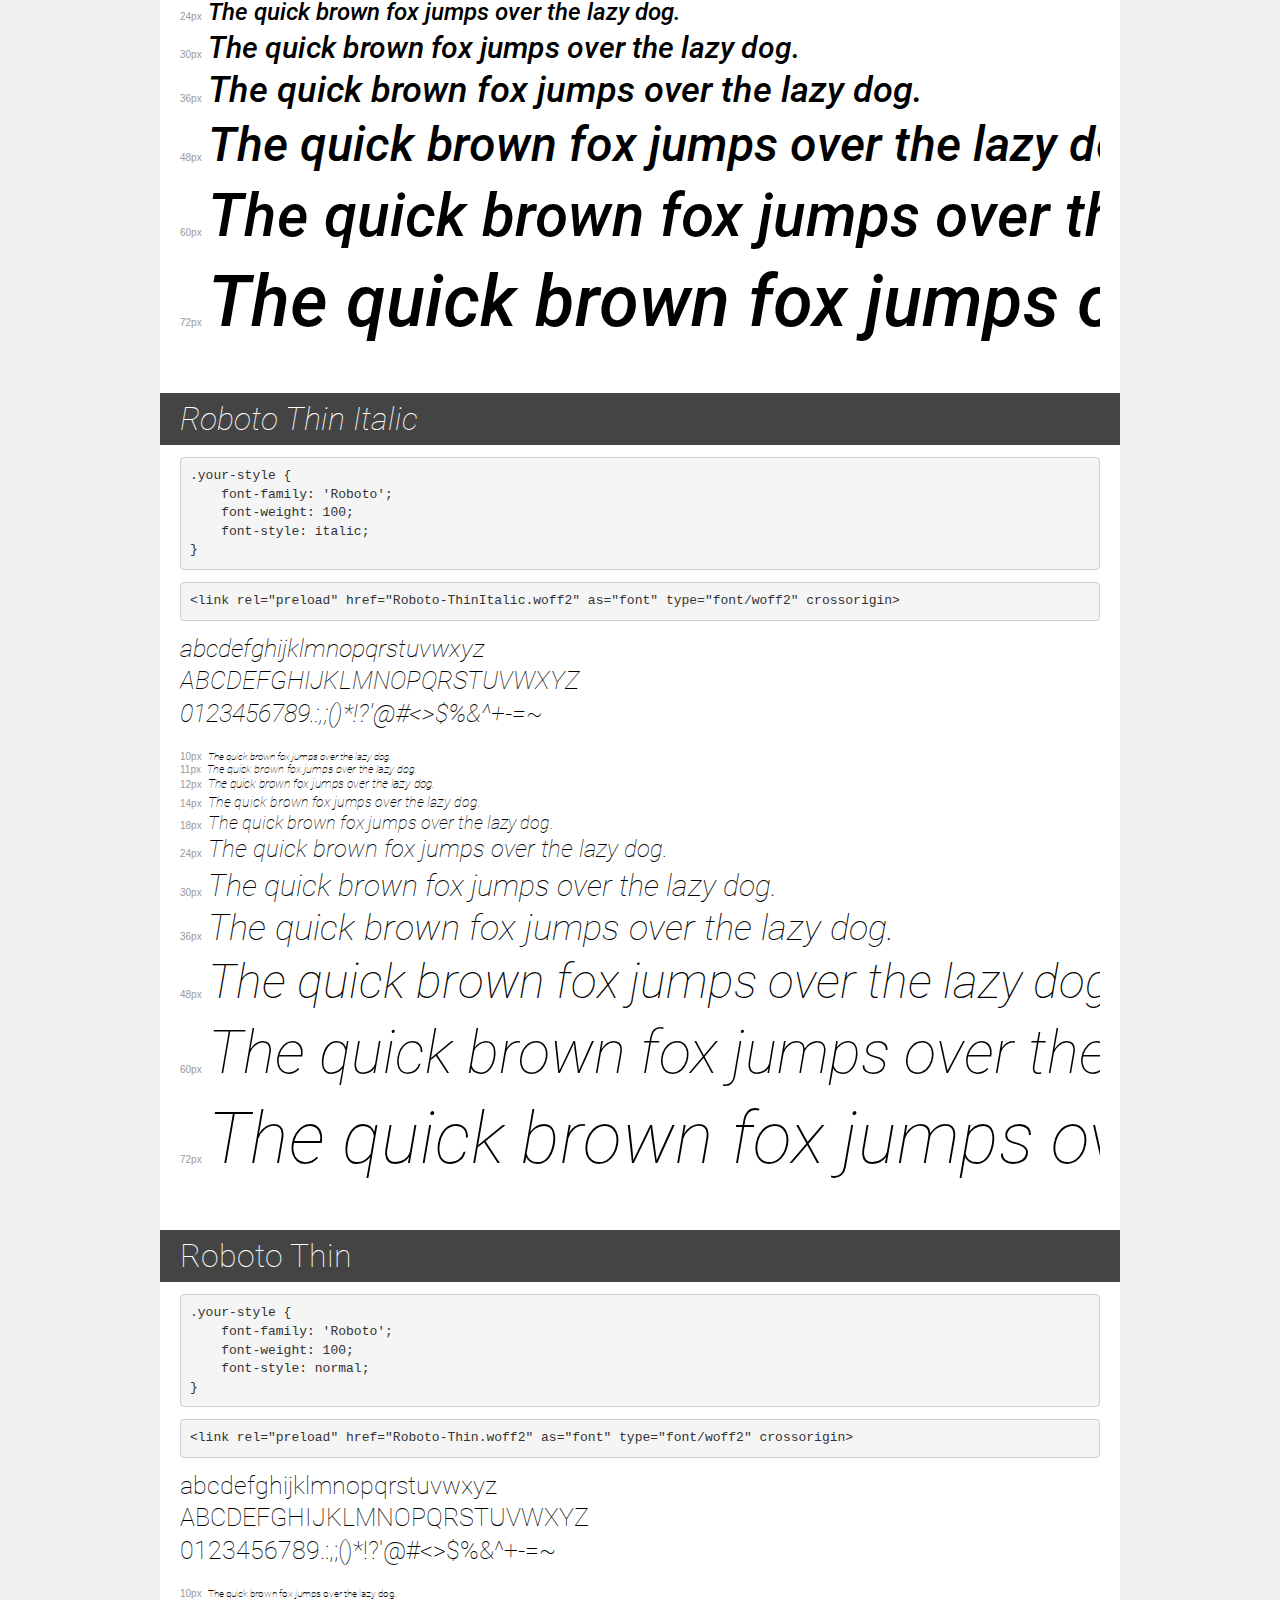
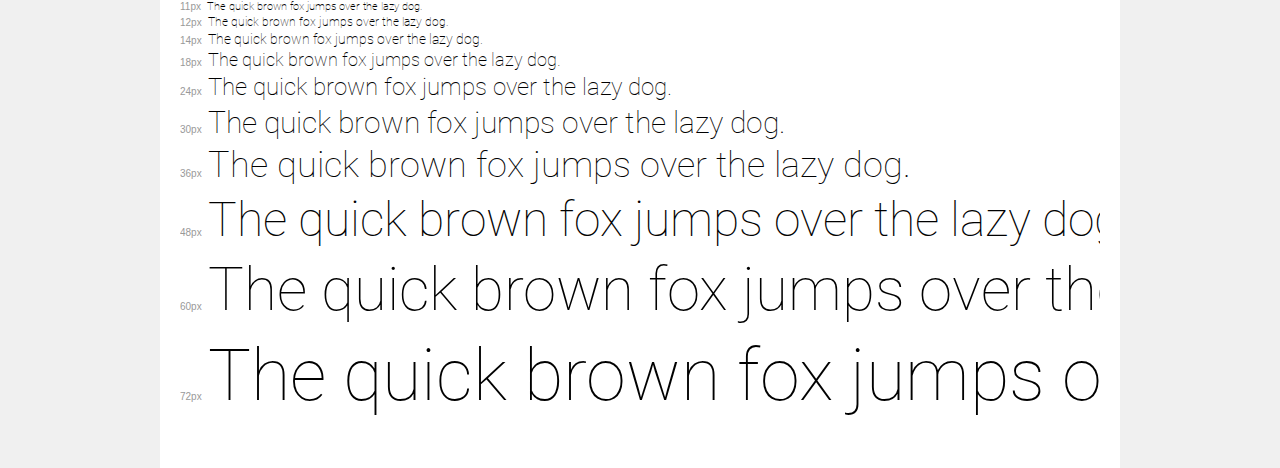
<file: fonts/Roboto/demo.html>
<!DOCTYPE html>
<html lang="en">
<head>
    <meta charset="utf-8">
    <meta http-equiv="X-UA-Compatible" content="IE=edge">
    <meta name="viewport" content="width=device-width, initial-scale=1">
    <meta name="robots" content="noindex, noarchive">
    <meta name="format-detection" content="telephone=no">
    <title>Transfonter demo</title>
    <link href="stylesheet.css" rel="stylesheet">
    <style>
        /*
        http://meyerweb.com/eric/tools/css/reset/
        v2.0 | 20110126
        License: none (public domain)
        */
        html, body, div, span, applet, object, iframe,
        h1, h2, h3, h4, h5, h6, p, blockquote, pre,
        a, abbr, acronym, address, big, cite, code,
        del, dfn, em, img, ins, kbd, q, s, samp,
        small, strike, strong, sub, sup, tt, var,
        b, u, i, center,
        dl, dt, dd, ol, ul, li,
        fieldset, form, label, legend,
        table, caption, tbody, tfoot, thead, tr, th, td,
        article, aside, canvas, details, embed,
        figure, figcaption, footer, header, hgroup,
        menu, nav, output, ruby, section, summary,
        time, mark, audio, video {
            margin: 0;
            padding: 0;
            border: 0;
            font-size: 100%;
            font: inherit;
            vertical-align: baseline;
        }
        /* HTML5 display-role reset for older browsers */
        article, aside, details, figcaption, figure,
        footer, header, hgroup, menu, nav, section {
            display: block;
        }
        body {
            line-height: 1;
        }
        ol, ul {
            list-style: none;
        }
        blockquote, q {
            quotes: none;
        }
        blockquote:before, blockquote:after,
        q:before, q:after {
            content: '';
            content: none;
        }
        table {
            border-collapse: collapse;
            border-spacing: 0;
        }
        /* demo styles */
        body {
            background: #f0f0f0;
            color: #000;
        }
        .page {
            background: #fff;
            width: 920px;
            margin: 0 auto;
            padding: 20px 20px 0 20px;
            overflow: hidden;
        }
        .font-container {
            overflow-x: auto;
            overflow-y: hidden;
            margin-bottom: 40px;
            line-height: 1.3;
            white-space: nowrap;
            padding-bottom: 5px;
        }
        h1 {
            position: relative;
            background: #444;
            font-size: 32px;
            color: #fff;
            padding: 10px 20px;
            margin: 0 -20px 12px -20px;
        }
        .letters {
            font-size: 25px;
            margin-bottom: 20px;
        }
        .s10:before {
            content: '10px';
        }
        .s11:before {
            content: '11px';
        }
        .s12:before {
            content: '12px';
        }
        .s14:before {
            content: '14px';
        }
        .s18:before {
            content: '18px';
        }
        .s24:before {
            content: '24px';
        }
        .s30:before {
            content: '30px';
        }
        .s36:before {
            content: '36px';
        }
        .s48:before {
            content: '48px';
        }
        .s60:before {
            content: '60px';
        }
        .s72:before {
            content: '72px';
        }
        .s10:before, .s11:before, .s12:before, .s14:before,
        .s18:before, .s24:before, .s30:before, .s36:before,
        .s48:before, .s60:before, .s72:before {
            font-family: Arial, sans-serif;
            font-size: 10px;
            font-weight: normal;
            font-style: normal;
            color: #999;
            padding-right: 6px;
        }
        pre {
            display: block;
            padding: 9px;
            margin: 0 0 12px;
            font-family: Monaco, Menlo, Consolas, "Courier New", monospace;
            font-size: 13px;
            line-height: 1.428571429;
            color: #333;
            font-weight: normal;
            font-style: normal;
            background-color: #f5f5f5;
            border: 1px solid #ccc;
            overflow-x: auto;
            border-radius: 4px;
        }
        /* responsive */
        @media (max-width: 959px) {
            .page {
                width: auto;
                margin: 0;
            }
        }
    </style>
</head>
<body>
<div class="page">
    <div class="demo">
        <h1 style="font-family: 'Roboto'; font-weight: bold; font-style: normal;">Roboto Bold</h1>
        <pre title="Usage">.your-style {
    font-family: 'Roboto';
    font-weight: bold;
    font-style: normal;
}</pre>
        <pre title="Preload (optional)">
&lt;link rel=&quot;preload&quot; href=&quot;Roboto-Bold.woff2&quot; as=&quot;font&quot; type=&quot;font/woff2&quot; crossorigin&gt;</pre>
        <div class="font-container" style="font-family: 'Roboto'; font-weight: bold; font-style: normal;">
            <p class="letters">
                abcdefghijklmnopqrstuvwxyz<br>
ABCDEFGHIJKLMNOPQRSTUVWXYZ<br>
                0123456789.:,;()*!?'@#&lt;&gt;$%&^+-=~
            </p>
            <p class="s10" style="font-size: 10px;">The quick brown fox jumps over the lazy dog.</p>
            <p class="s11" style="font-size: 11px;">The quick brown fox jumps over the lazy dog.</p>
            <p class="s12" style="font-size: 12px;">The quick brown fox jumps over the lazy dog.</p>
            <p class="s14" style="font-size: 14px;">The quick brown fox jumps over the lazy dog.</p>
            <p class="s18" style="font-size: 18px;">The quick brown fox jumps over the lazy dog.</p>
            <p class="s24" style="font-size: 24px;">The quick brown fox jumps over the lazy dog.</p>
            <p class="s30" style="font-size: 30px;">The quick brown fox jumps over the lazy dog.</p>
            <p class="s36" style="font-size: 36px;">The quick brown fox jumps over the lazy dog.</p>
            <p class="s48" style="font-size: 48px;">The quick brown fox jumps over the lazy dog.</p>
            <p class="s60" style="font-size: 60px;">The quick brown fox jumps over the lazy dog.</p>
            <p class="s72" style="font-size: 72px;">The quick brown fox jumps over the lazy dog.</p>
        </div>
    </div>

    <div class="demo">
        <h1 style="font-family: 'Roboto'; font-weight: 900; font-style: italic;">Roboto Black Italic</h1>
        <pre title="Usage">.your-style {
    font-family: 'Roboto';
    font-weight: 900;
    font-style: italic;
}</pre>
        <pre title="Preload (optional)">
&lt;link rel=&quot;preload&quot; href=&quot;Roboto-BlackItalic.woff2&quot; as=&quot;font&quot; type=&quot;font/woff2&quot; crossorigin&gt;</pre>
        <div class="font-container" style="font-family: 'Roboto'; font-weight: 900; font-style: italic;">
            <p class="letters">
                abcdefghijklmnopqrstuvwxyz<br>
ABCDEFGHIJKLMNOPQRSTUVWXYZ<br>
                0123456789.:,;()*!?'@#&lt;&gt;$%&^+-=~
            </p>
            <p class="s10" style="font-size: 10px;">The quick brown fox jumps over the lazy dog.</p>
            <p class="s11" style="font-size: 11px;">The quick brown fox jumps over the lazy dog.</p>
            <p class="s12" style="font-size: 12px;">The quick brown fox jumps over the lazy dog.</p>
            <p class="s14" style="font-size: 14px;">The quick brown fox jumps over the lazy dog.</p>
            <p class="s18" style="font-size: 18px;">The quick brown fox jumps over the lazy dog.</p>
            <p class="s24" style="font-size: 24px;">The quick brown fox jumps over the lazy dog.</p>
            <p class="s30" style="font-size: 30px;">The quick brown fox jumps over the lazy dog.</p>
            <p class="s36" style="font-size: 36px;">The quick brown fox jumps over the lazy dog.</p>
            <p class="s48" style="font-size: 48px;">The quick brown fox jumps over the lazy dog.</p>
            <p class="s60" style="font-size: 60px;">The quick brown fox jumps over the lazy dog.</p>
            <p class="s72" style="font-size: 72px;">The quick brown fox jumps over the lazy dog.</p>
        </div>
    </div>

    <div class="demo">
        <h1 style="font-family: 'Roboto'; font-weight: 900; font-style: normal;">Roboto Black</h1>
        <pre title="Usage">.your-style {
    font-family: 'Roboto';
    font-weight: 900;
    font-style: normal;
}</pre>
        <pre title="Preload (optional)">
&lt;link rel=&quot;preload&quot; href=&quot;Roboto-Black.woff2&quot; as=&quot;font&quot; type=&quot;font/woff2&quot; crossorigin&gt;</pre>
        <div class="font-container" style="font-family: 'Roboto'; font-weight: 900; font-style: normal;">
            <p class="letters">
                abcdefghijklmnopqrstuvwxyz<br>
ABCDEFGHIJKLMNOPQRSTUVWXYZ<br>
                0123456789.:,;()*!?'@#&lt;&gt;$%&^+-=~
            </p>
            <p class="s10" style="font-size: 10px;">The quick brown fox jumps over the lazy dog.</p>
            <p class="s11" style="font-size: 11px;">The quick brown fox jumps over the lazy dog.</p>
            <p class="s12" style="font-size: 12px;">The quick brown fox jumps over the lazy dog.</p>
            <p class="s14" style="font-size: 14px;">The quick brown fox jumps over the lazy dog.</p>
            <p class="s18" style="font-size: 18px;">The quick brown fox jumps over the lazy dog.</p>
            <p class="s24" style="font-size: 24px;">The quick brown fox jumps over the lazy dog.</p>
            <p class="s30" style="font-size: 30px;">The quick brown fox jumps over the lazy dog.</p>
            <p class="s36" style="font-size: 36px;">The quick brown fox jumps over the lazy dog.</p>
            <p class="s48" style="font-size: 48px;">The quick brown fox jumps over the lazy dog.</p>
            <p class="s60" style="font-size: 60px;">The quick brown fox jumps over the lazy dog.</p>
            <p class="s72" style="font-size: 72px;">The quick brown fox jumps over the lazy dog.</p>
        </div>
    </div>

    <div class="demo">
        <h1 style="font-family: 'Roboto'; font-weight: 300; font-style: normal;">Roboto Light</h1>
        <pre title="Usage">.your-style {
    font-family: 'Roboto';
    font-weight: 300;
    font-style: normal;
}</pre>
        <pre title="Preload (optional)">
&lt;link rel=&quot;preload&quot; href=&quot;Roboto-Light.woff2&quot; as=&quot;font&quot; type=&quot;font/woff2&quot; crossorigin&gt;</pre>
        <div class="font-container" style="font-family: 'Roboto'; font-weight: 300; font-style: normal;">
            <p class="letters">
                abcdefghijklmnopqrstuvwxyz<br>
ABCDEFGHIJKLMNOPQRSTUVWXYZ<br>
                0123456789.:,;()*!?'@#&lt;&gt;$%&^+-=~
            </p>
            <p class="s10" style="font-size: 10px;">The quick brown fox jumps over the lazy dog.</p>
            <p class="s11" style="font-size: 11px;">The quick brown fox jumps over the lazy dog.</p>
            <p class="s12" style="font-size: 12px;">The quick brown fox jumps over the lazy dog.</p>
            <p class="s14" style="font-size: 14px;">The quick brown fox jumps over the lazy dog.</p>
            <p class="s18" style="font-size: 18px;">The quick brown fox jumps over the lazy dog.</p>
            <p class="s24" style="font-size: 24px;">The quick brown fox jumps over the lazy dog.</p>
            <p class="s30" style="font-size: 30px;">The quick brown fox jumps over the lazy dog.</p>
            <p class="s36" style="font-size: 36px;">The quick brown fox jumps over the lazy dog.</p>
            <p class="s48" style="font-size: 48px;">The quick brown fox jumps over the lazy dog.</p>
            <p class="s60" style="font-size: 60px;">The quick brown fox jumps over the lazy dog.</p>
            <p class="s72" style="font-size: 72px;">The quick brown fox jumps over the lazy dog.</p>
        </div>
    </div>

    <div class="demo">
        <h1 style="font-family: 'Roboto'; font-weight: normal; font-style: italic;">Roboto Italic</h1>
        <pre title="Usage">.your-style {
    font-family: 'Roboto';
    font-weight: normal;
    font-style: italic;
}</pre>
        <pre title="Preload (optional)">
&lt;link rel=&quot;preload&quot; href=&quot;Roboto-Italic.woff2&quot; as=&quot;font&quot; type=&quot;font/woff2&quot; crossorigin&gt;</pre>
        <div class="font-container" style="font-family: 'Roboto'; font-weight: normal; font-style: italic;">
            <p class="letters">
                abcdefghijklmnopqrstuvwxyz<br>
ABCDEFGHIJKLMNOPQRSTUVWXYZ<br>
                0123456789.:,;()*!?'@#&lt;&gt;$%&^+-=~
            </p>
            <p class="s10" style="font-size: 10px;">The quick brown fox jumps over the lazy dog.</p>
            <p class="s11" style="font-size: 11px;">The quick brown fox jumps over the lazy dog.</p>
            <p class="s12" style="font-size: 12px;">The quick brown fox jumps over the lazy dog.</p>
            <p class="s14" style="font-size: 14px;">The quick brown fox jumps over the lazy dog.</p>
            <p class="s18" style="font-size: 18px;">The quick brown fox jumps over the lazy dog.</p>
            <p class="s24" style="font-size: 24px;">The quick brown fox jumps over the lazy dog.</p>
            <p class="s30" style="font-size: 30px;">The quick brown fox jumps over the lazy dog.</p>
            <p class="s36" style="font-size: 36px;">The quick brown fox jumps over the lazy dog.</p>
            <p class="s48" style="font-size: 48px;">The quick brown fox jumps over the lazy dog.</p>
            <p class="s60" style="font-size: 60px;">The quick brown fox jumps over the lazy dog.</p>
            <p class="s72" style="font-size: 72px;">The quick brown fox jumps over the lazy dog.</p>
        </div>
    </div>

    <div class="demo">
        <h1 style="font-family: 'Roboto'; font-weight: 500; font-style: normal;">Roboto Medium</h1>
        <pre title="Usage">.your-style {
    font-family: 'Roboto';
    font-weight: 500;
    font-style: normal;
}</pre>
        <pre title="Preload (optional)">
&lt;link rel=&quot;preload&quot; href=&quot;Roboto-Medium.woff2&quot; as=&quot;font&quot; type=&quot;font/woff2&quot; crossorigin&gt;</pre>
        <div class="font-container" style="font-family: 'Roboto'; font-weight: 500; font-style: normal;">
            <p class="letters">
                abcdefghijklmnopqrstuvwxyz<br>
ABCDEFGHIJKLMNOPQRSTUVWXYZ<br>
                0123456789.:,;()*!?'@#&lt;&gt;$%&^+-=~
            </p>
            <p class="s10" style="font-size: 10px;">The quick brown fox jumps over the lazy dog.</p>
            <p class="s11" style="font-size: 11px;">The quick brown fox jumps over the lazy dog.</p>
            <p class="s12" style="font-size: 12px;">The quick brown fox jumps over the lazy dog.</p>
            <p class="s14" style="font-size: 14px;">The quick brown fox jumps over the lazy dog.</p>
            <p class="s18" style="font-size: 18px;">The quick brown fox jumps over the lazy dog.</p>
            <p class="s24" style="font-size: 24px;">The quick brown fox jumps over the lazy dog.</p>
            <p class="s30" style="font-size: 30px;">The quick brown fox jumps over the lazy dog.</p>
            <p class="s36" style="font-size: 36px;">The quick brown fox jumps over the lazy dog.</p>
            <p class="s48" style="font-size: 48px;">The quick brown fox jumps over the lazy dog.</p>
            <p class="s60" style="font-size: 60px;">The quick brown fox jumps over the lazy dog.</p>
            <p class="s72" style="font-size: 72px;">The quick brown fox jumps over the lazy dog.</p>
        </div>
    </div>

    <div class="demo">
        <h1 style="font-family: 'Roboto'; font-weight: 300; font-style: italic;">Roboto Light Italic</h1>
        <pre title="Usage">.your-style {
    font-family: 'Roboto';
    font-weight: 300;
    font-style: italic;
}</pre>
        <pre title="Preload (optional)">
&lt;link rel=&quot;preload&quot; href=&quot;Roboto-LightItalic.woff2&quot; as=&quot;font&quot; type=&quot;font/woff2&quot; crossorigin&gt;</pre>
        <div class="font-container" style="font-family: 'Roboto'; font-weight: 300; font-style: italic;">
            <p class="letters">
                abcdefghijklmnopqrstuvwxyz<br>
ABCDEFGHIJKLMNOPQRSTUVWXYZ<br>
                0123456789.:,;()*!?'@#&lt;&gt;$%&^+-=~
            </p>
            <p class="s10" style="font-size: 10px;">The quick brown fox jumps over the lazy dog.</p>
            <p class="s11" style="font-size: 11px;">The quick brown fox jumps over the lazy dog.</p>
            <p class="s12" style="font-size: 12px;">The quick brown fox jumps over the lazy dog.</p>
            <p class="s14" style="font-size: 14px;">The quick brown fox jumps over the lazy dog.</p>
            <p class="s18" style="font-size: 18px;">The quick brown fox jumps over the lazy dog.</p>
            <p class="s24" style="font-size: 24px;">The quick brown fox jumps over the lazy dog.</p>
            <p class="s30" style="font-size: 30px;">The quick brown fox jumps over the lazy dog.</p>
            <p class="s36" style="font-size: 36px;">The quick brown fox jumps over the lazy dog.</p>
            <p class="s48" style="font-size: 48px;">The quick brown fox jumps over the lazy dog.</p>
            <p class="s60" style="font-size: 60px;">The quick brown fox jumps over the lazy dog.</p>
            <p class="s72" style="font-size: 72px;">The quick brown fox jumps over the lazy dog.</p>
        </div>
    </div>

    <div class="demo">
        <h1 style="font-family: 'Roboto'; font-weight: bold; font-style: italic;">Roboto Bold Italic</h1>
        <pre title="Usage">.your-style {
    font-family: 'Roboto';
    font-weight: bold;
    font-style: italic;
}</pre>
        <pre title="Preload (optional)">
&lt;link rel=&quot;preload&quot; href=&quot;Roboto-BoldItalic.woff2&quot; as=&quot;font&quot; type=&quot;font/woff2&quot; crossorigin&gt;</pre>
        <div class="font-container" style="font-family: 'Roboto'; font-weight: bold; font-style: italic;">
            <p class="letters">
                abcdefghijklmnopqrstuvwxyz<br>
ABCDEFGHIJKLMNOPQRSTUVWXYZ<br>
                0123456789.:,;()*!?'@#&lt;&gt;$%&^+-=~
            </p>
            <p class="s10" style="font-size: 10px;">The quick brown fox jumps over the lazy dog.</p>
            <p class="s11" style="font-size: 11px;">The quick brown fox jumps over the lazy dog.</p>
            <p class="s12" style="font-size: 12px;">The quick brown fox jumps over the lazy dog.</p>
            <p class="s14" style="font-size: 14px;">The quick brown fox jumps over the lazy dog.</p>
            <p class="s18" style="font-size: 18px;">The quick brown fox jumps over the lazy dog.</p>
            <p class="s24" style="font-size: 24px;">The quick brown fox jumps over the lazy dog.</p>
            <p class="s30" style="font-size: 30px;">The quick brown fox jumps over the lazy dog.</p>
            <p class="s36" style="font-size: 36px;">The quick brown fox jumps over the lazy dog.</p>
            <p class="s48" style="font-size: 48px;">The quick brown fox jumps over the lazy dog.</p>
            <p class="s60" style="font-size: 60px;">The quick brown fox jumps over the lazy dog.</p>
            <p class="s72" style="font-size: 72px;">The quick brown fox jumps over the lazy dog.</p>
        </div>
    </div>

    <div class="demo">
        <h1 style="font-family: 'Roboto'; font-weight: normal; font-style: normal;">Roboto</h1>
        <pre title="Usage">.your-style {
    font-family: 'Roboto';
    font-weight: normal;
    font-style: normal;
}</pre>
        <pre title="Preload (optional)">
&lt;link rel=&quot;preload&quot; href=&quot;Roboto-Regular.woff2&quot; as=&quot;font&quot; type=&quot;font/woff2&quot; crossorigin&gt;</pre>
        <div class="font-container" style="font-family: 'Roboto'; font-weight: normal; font-style: normal;">
            <p class="letters">
                abcdefghijklmnopqrstuvwxyz<br>
ABCDEFGHIJKLMNOPQRSTUVWXYZ<br>
                0123456789.:,;()*!?'@#&lt;&gt;$%&^+-=~
            </p>
            <p class="s10" style="font-size: 10px;">The quick brown fox jumps over the lazy dog.</p>
            <p class="s11" style="font-size: 11px;">The quick brown fox jumps over the lazy dog.</p>
            <p class="s12" style="font-size: 12px;">The quick brown fox jumps over the lazy dog.</p>
            <p class="s14" style="font-size: 14px;">The quick brown fox jumps over the lazy dog.</p>
            <p class="s18" style="font-size: 18px;">The quick brown fox jumps over the lazy dog.</p>
            <p class="s24" style="font-size: 24px;">The quick brown fox jumps over the lazy dog.</p>
            <p class="s30" style="font-size: 30px;">The quick brown fox jumps over the lazy dog.</p>
            <p class="s36" style="font-size: 36px;">The quick brown fox jumps over the lazy dog.</p>
            <p class="s48" style="font-size: 48px;">The quick brown fox jumps over the lazy dog.</p>
            <p class="s60" style="font-size: 60px;">The quick brown fox jumps over the lazy dog.</p>
            <p class="s72" style="font-size: 72px;">The quick brown fox jumps over the lazy dog.</p>
        </div>
    </div>

    <div class="demo">
        <h1 style="font-family: 'Roboto'; font-weight: 500; font-style: italic;">Roboto Medium Italic</h1>
        <pre title="Usage">.your-style {
    font-family: 'Roboto';
    font-weight: 500;
    font-style: italic;
}</pre>
        <pre title="Preload (optional)">
&lt;link rel=&quot;preload&quot; href=&quot;Roboto-MediumItalic.woff2&quot; as=&quot;font&quot; type=&quot;font/woff2&quot; crossorigin&gt;</pre>
        <div class="font-container" style="font-family: 'Roboto'; font-weight: 500; font-style: italic;">
            <p class="letters">
                abcdefghijklmnopqrstuvwxyz<br>
ABCDEFGHIJKLMNOPQRSTUVWXYZ<br>
                0123456789.:,;()*!?'@#&lt;&gt;$%&^+-=~
            </p>
            <p class="s10" style="font-size: 10px;">The quick brown fox jumps over the lazy dog.</p>
            <p class="s11" style="font-size: 11px;">The quick brown fox jumps over the lazy dog.</p>
            <p class="s12" style="font-size: 12px;">The quick brown fox jumps over the lazy dog.</p>
            <p class="s14" style="font-size: 14px;">The quick brown fox jumps over the lazy dog.</p>
            <p class="s18" style="font-size: 18px;">The quick brown fox jumps over the lazy dog.</p>
            <p class="s24" style="font-size: 24px;">The quick brown fox jumps over the lazy dog.</p>
            <p class="s30" style="font-size: 30px;">The quick brown fox jumps over the lazy dog.</p>
            <p class="s36" style="font-size: 36px;">The quick brown fox jumps over the lazy dog.</p>
            <p class="s48" style="font-size: 48px;">The quick brown fox jumps over the lazy dog.</p>
            <p class="s60" style="font-size: 60px;">The quick brown fox jumps over the lazy dog.</p>
            <p class="s72" style="font-size: 72px;">The quick brown fox jumps over the lazy dog.</p>
        </div>
    </div>

    <div class="demo">
        <h1 style="font-family: 'Roboto'; font-weight: 100; font-style: italic;">Roboto Thin Italic</h1>
        <pre title="Usage">.your-style {
    font-family: 'Roboto';
    font-weight: 100;
    font-style: italic;
}</pre>
        <pre title="Preload (optional)">
&lt;link rel=&quot;preload&quot; href=&quot;Roboto-ThinItalic.woff2&quot; as=&quot;font&quot; type=&quot;font/woff2&quot; crossorigin&gt;</pre>
        <div class="font-container" style="font-family: 'Roboto'; font-weight: 100; font-style: italic;">
            <p class="letters">
                abcdefghijklmnopqrstuvwxyz<br>
ABCDEFGHIJKLMNOPQRSTUVWXYZ<br>
                0123456789.:,;()*!?'@#&lt;&gt;$%&^+-=~
            </p>
            <p class="s10" style="font-size: 10px;">The quick brown fox jumps over the lazy dog.</p>
            <p class="s11" style="font-size: 11px;">The quick brown fox jumps over the lazy dog.</p>
            <p class="s12" style="font-size: 12px;">The quick brown fox jumps over the lazy dog.</p>
            <p class="s14" style="font-size: 14px;">The quick brown fox jumps over the lazy dog.</p>
            <p class="s18" style="font-size: 18px;">The quick brown fox jumps over the lazy dog.</p>
            <p class="s24" style="font-size: 24px;">The quick brown fox jumps over the lazy dog.</p>
            <p class="s30" style="font-size: 30px;">The quick brown fox jumps over the lazy dog.</p>
            <p class="s36" style="font-size: 36px;">The quick brown fox jumps over the lazy dog.</p>
            <p class="s48" style="font-size: 48px;">The quick brown fox jumps over the lazy dog.</p>
            <p class="s60" style="font-size: 60px;">The quick brown fox jumps over the lazy dog.</p>
            <p class="s72" style="font-size: 72px;">The quick brown fox jumps over the lazy dog.</p>
        </div>
    </div>

    <div class="demo">
        <h1 style="font-family: 'Roboto'; font-weight: 100; font-style: normal;">Roboto Thin</h1>
        <pre title="Usage">.your-style {
    font-family: 'Roboto';
    font-weight: 100;
    font-style: normal;
}</pre>
        <pre title="Preload (optional)">
&lt;link rel=&quot;preload&quot; href=&quot;Roboto-Thin.woff2&quot; as=&quot;font&quot; type=&quot;font/woff2&quot; crossorigin&gt;</pre>
        <div class="font-container" style="font-family: 'Roboto'; font-weight: 100; font-style: normal;">
            <p class="letters">
                abcdefghijklmnopqrstuvwxyz<br>
ABCDEFGHIJKLMNOPQRSTUVWXYZ<br>
                0123456789.:,;()*!?'@#&lt;&gt;$%&^+-=~
            </p>
            <p class="s10" style="font-size: 10px;">The quick brown fox jumps over the lazy dog.</p>
            <p class="s11" style="font-size: 11px;">The quick brown fox jumps over the lazy dog.</p>
            <p class="s12" style="font-size: 12px;">The quick brown fox jumps over the lazy dog.</p>
            <p class="s14" style="font-size: 14px;">The quick brown fox jumps over the lazy dog.</p>
            <p class="s18" style="font-size: 18px;">The quick brown fox jumps over the lazy dog.</p>
            <p class="s24" style="font-size: 24px;">The quick brown fox jumps over the lazy dog.</p>
            <p class="s30" style="font-size: 30px;">The quick brown fox jumps over the lazy dog.</p>
            <p class="s36" style="font-size: 36px;">The quick brown fox jumps over the lazy dog.</p>
            <p class="s48" style="font-size: 48px;">The quick brown fox jumps over the lazy dog.</p>
            <p class="s60" style="font-size: 60px;">The quick brown fox jumps over the lazy dog.</p>
            <p class="s72" style="font-size: 72px;">The quick brown fox jumps over the lazy dog.</p>
        </div>
    </div>

</div>
</body>
</html>
</file>
<file: css/shared.css>
@font-face {
    font-family: 'Roboto';
    src: url('../fonts/Roboto/Roboto-Bold.eot');
    src: url('../fonts/Roboto/Roboto-Bold.eot?#iefix') format('embedded-opentype'),
        url('../fonts/Roboto/Roboto-Bold.woff2') format('woff2'),
        url('../fonts/Roboto/Roboto-Bold.woff') format('woff'),
        url('../fonts/Roboto/Roboto-Bold.ttf') format('truetype');
    font-weight: bold;
    font-style: normal;
    font-display: swap;
}

@font-face {
    font-family: 'Roboto';
    src: url('../fonts/Roboto/Roboto-BlackItalic.eot');
    src: url('../fonts/Roboto/Roboto-BlackItalic.eot?#iefix') format('embedded-opentype'),
        url('../fonts/Roboto/Roboto-BlackItalic.woff2') format('woff2'),
        url('../fonts/Roboto/Roboto-BlackItalic.woff') format('woff'),
        url('../fonts/Roboto/Roboto-BlackItalic.ttf') format('truetype');
    font-weight: 900;
    font-style: italic;
    font-display: swap;
}

@font-face {
    font-family: 'Roboto';
    src: url('../fonts/Roboto/Roboto-Black.eot');
    src: url('../fonts/Roboto/Roboto-Black.eot?#iefix') format('embedded-opentype'),
        url('../fonts/Roboto/Roboto-Black.woff2') format('woff2'),
        url('../fonts/Roboto/Roboto-Black.woff') format('woff'),
        url('../fonts/Roboto/Roboto-Black.ttf') format('truetype');
    font-weight: 900;
    font-style: normal;
    font-display: swap;
}

@font-face {
    font-family: 'Roboto';
    src: url('../fonts/Roboto/Roboto-Light.eot');
    src: url('../fonts/Roboto/Roboto-Light.eot?#iefix') format('embedded-opentype'),
        url('../fonts/Roboto/Roboto-Light.woff2') format('woff2'),
        url('../fonts/Roboto/Roboto-Light.woff') format('woff'),
        url('../fonts/Roboto/Roboto-Light.ttf') format('truetype');
    font-weight: 300;
    font-style: normal;
    font-display: swap;
}

@font-face {
    font-family: 'Roboto';
    src: url('../fonts/Roboto/Roboto-Italic.eot');
    src: url('../fonts/Roboto/Roboto-Italic.eot?#iefix') format('embedded-opentype'),
        url('../fonts/Roboto/Roboto-Italic.woff2') format('woff2'),
        url('../fonts/Roboto/Roboto-Italic.woff') format('woff'),
        url('../fonts/Roboto/Roboto-Italic.ttf') format('truetype');
    font-weight: normal;
    font-style: italic;
    font-display: swap;
}

@font-face {
    font-family: 'Roboto';
    src: url('../fonts/Roboto/Roboto-Medium.eot');
    src: url('../fonts/Roboto/Roboto-Medium.eot?#iefix') format('embedded-opentype'),
        url('../fonts/Roboto/Roboto-Medium.woff2') format('woff2'),
        url('../fonts/Roboto/Roboto-Medium.woff') format('woff'),
        url('../fonts/Roboto/Roboto-Medium.ttf') format('truetype');
    font-weight: 500;
    font-style: normal;
    font-display: swap;
}

@font-face {
    font-family: 'Roboto';
    src: url('../fonts/Roboto/Roboto-LightItalic.eot');
    src: url('../fonts/Roboto/Roboto-LightItalic.eot?#iefix') format('embedded-opentype'),
        url('../fonts/Roboto/Roboto-LightItalic.woff2') format('woff2'),
        url('../fonts/Roboto/Roboto-LightItalic.woff') format('woff'),
        url('../fonts/Roboto/Roboto-LightItalic.ttf') format('truetype');
    font-weight: 300;
    font-style: italic;
    font-display: swap;
}

@font-face {
    font-family: 'Roboto';
    src: url('../fonts/Roboto/Roboto-BoldItalic.eot');
    src: url('../fonts/Roboto/Roboto-BoldItalic.eot?#iefix') format('embedded-opentype'),
        url('../fonts/Roboto/Roboto-BoldItalic.woff2') format('woff2'),
        url('../fonts/Roboto/Roboto-BoldItalic.woff') format('woff'),
        url('../fonts/Roboto/Roboto-BoldItalic.ttf') format('truetype');
    font-weight: bold;
    font-style: italic;
    font-display: swap;
}

@font-face {
    font-family: 'Roboto';
    src: url('../fonts/Roboto/Roboto-Regular.eot');
    src: url('../fonts/Roboto/Roboto-Regular.eot?#iefix') format('embedded-opentype'),
        url('../fonts/Roboto/Roboto-Regular.woff2') format('woff2'),
        url('../fonts/Roboto/Roboto-Regular.woff') format('woff'),
        url('../fonts/Roboto/Roboto-Regular.ttf') format('truetype');
    font-weight: normal;
    font-style: normal;
    font-display: swap;
}

@font-face {
    font-family: 'Roboto';
    src: url('../fonts/Roboto/Roboto-MediumItalic.eot');
    src: url('../fonts/Roboto/Roboto-MediumItalic.eot?#iefix') format('embedded-opentype'),
        url('../fonts/Roboto/Roboto-MediumItalic.woff2') format('woff2'),
        url('../fonts/Roboto/Roboto-MediumItalic.woff') format('woff'),
        url('../fonts/Roboto/Roboto-MediumItalic.ttf') format('truetype');
    font-weight: 500;
    font-style: italic;
    font-display: swap;
}

@font-face {
    font-family: 'Roboto';
    src: url('../fonts/Roboto/Roboto-ThinItalic.eot');
    src: url('../fonts/Roboto/Roboto-ThinItalic.eot?#iefix') format('embedded-opentype'),
        url('../fonts/Roboto/Roboto-ThinItalic.woff2') format('woff2'),
        url('../fonts/Roboto/Roboto-ThinItalic.woff') format('woff'),
        url('../fonts/Roboto/Roboto-ThinItalic.ttf') format('truetype');
    font-weight: 100;
    font-style: italic;
    font-display: swap;
}

@font-face {
    font-family: 'Roboto';
    src: url('../fonts/Roboto/Roboto-Thin.eot');
    src: url('../fonts/Roboto/Roboto-Thin.eot?#iefix') format('embedded-opentype'),
        url('../fonts/Roboto/Roboto-Thin.woff2') format('woff2'),
        url('../fonts/Roboto/Roboto-Thin.woff') format('woff'),
        url('../fonts/Roboto/Roboto-Thin.ttf') format('truetype');
    font-weight: 100;
    font-style: normal;
    font-display: swap;
}



/* Core styles */
html {
    scroll-behavior: smooth;
}

body {
    margin: 0;
    font-family: 'Roboto', sans-serif;
}

a {
    transition: all 0.3s ease-in-out;
}

button {
    font-family: inherit;
    transition: all 0.3s ease-in-out;
}

.container {
    width: 1140px;
    margin: 0 auto;
}

.to-uppercase {
    text-transform: uppercase;
}

.clearfix {
    clear: both;
}

.section-subtitle {
    letter-spacing: 2px;
    font-weight: 500;
    margin-bottom: 10px; /* 10/16 = 0.625rem */
    color: #797979;
    text-transform: uppercase;
}

.section-title {
    margin-top: 5px; /* 5/16 = 0.32rem */
    font-size: 42px; /* 42/16 = 2.62rem */
    font-weight: 700;
    text-transform: capitalize;
    color: #05364D;
}

.button {
    border: none;
    background: linear-gradient(to right, #1345e6 0%, #ed239f 51%, #1345e6 100%);
    background-size: 200% auto;
    color: #FFFFFF;
    font-weight: 500;
    font-size: 14px; /* 14/16 = 0.87rem */
    padding: 1.26rem 2.5rem; /* 1) 20/16 = 1.26rem 2) 40/16 = 2.5rem */
    cursor: pointer;
    border-radius: 5px;
}

.button:hover {
    background-position: right center;
}

.blur-line {
    display: inline-block;
    position: relative;
    top: -2px;
    margin-left: 0.32rem; /* 5/16 =  0.32rem */
    width: 80px;
    height: 4px;
    background-color: rgba(237,35,159,0.6);
    filter: blur(4px);
    border-radius: 4px;
}
/* Main header styles */

.main-header {
    position: fixed;
    top: 0;
    left: 0;
    width: 100%;
    background-color: white;
    box-shadow: 0px 3px 16px 0px rgb(0 0 0 / 10%);
    z-index: 10;
}

.main-header .container {
    display: flex;
    align-items: center;
}

.main-header__brand img {
    width: 64px;
}


.main-navigation__item {
    display: inline-block;
    padding: 0.625rem; /* 10/16 = 0.625rem */
}

.main-navigation__item a {
    color: #05364d;
    text-decoration: none;
    text-transform: uppercase;
    font-size: 0.75rem; /* 12/16 = 0.75rem */
    font-weight: 500;
}

.main-navigation__item a:hover {
    color: #efb6df;
}

.main-navigation__item.active a {
    color: #efb6df;
}

/* Footer section styles */
.footer {
    padding: 100px 0;
    margin-top: 50px;
    background-color: #021017;
    text-align: center;
}

.footer__brand img {
    width: 128px;
}

.footer__navigation-items {
    margin-bottom: 50px;
}

.footer__navigation-item {
    display: inline-block;
    padding: 0 10px;
}

.footer__navigation-item a {
    color: white;
    text-decoration: none;
}

.footer__social {
    display: inline-block;
    width: 45px;
    height: 45px;
    line-height: 45px;
    text-align: center;
    background: #ffffff;
    border-radius: 36px;
    color: #05364d;
    font-size: 16px;
    margin-right: 12px;
}

.footer__social a {
    color: #021017;
}

.footer__social:hover {
    background: linear-gradient(90deg, #1345e6 0%, #ed239f 100%);
}

.footer__social:hover i {
    color: white;
}

.footer__text {
    color: #797979;
}

.footer__text a {
    text-decoration: none;
    color: white;
}

@media only screen and (min-width: 992px) and (max-width: 1144px) {
    .footer {
        width: max-content;
    }
}

@media only screen and (max-width: 991px) {
    .container {
        width: 90%;
    }

    /* Navigation menu */
    .main-navigation {
        display: none;
    }
    
    /* Footer */
    .footer__navigation {
        display: none;
    }
}

@media only screen and (max-width: 767px) {
    .container {
        width: 92%;
    }

    /* Navigation */
    .main-navigation {
        display: none;
    }
}
</file>
<file: css/main.css>
/* Main section */
.main-banner {
    background: url('../images/main-banner.png')no-repeat center;
    background-position: center;
    background-size: cover;
    min-height: 890px;
}

.main-section {
    padding: 7.5rem 1.87rem; /* 1) 120/16 = 7.5rem 2) 30/16 = 1.87rem */
    display: flex;
    justify-content: space-between;
}


.main-section__image {
    text-align: right;
}

.main-section__welcome {
    font-size: 1rem; /* 16/16 = 1rem */
    font-weight: 400;
    margin-bottom: 1.25rem; /* 20/16 = 1.25rem */
    letter-spacing: 2px;
    color: #797979;
}

.main-section__introduction {
    margin-top: 1.25rem; /* 20/16 = 1.25rem */
    font-size: 3.75rem; /* 60/16 = 3.75rem */
    font-weight: 500;
    margin-bottom: 1.25rem; /* 20/16 = 1.25rem */
    color: #05364E;
}

.main-section__position {
    color: #05364E;
    font-size: 24px; /* 24/16 = 1.5rem */
    font-weight: 300;
    margin-bottom: 1.25rem; /* 20/16 = 1.25rem */
}

.main-section__social-networks a {
    color: #8FA1AA;
    font-size: 1.25rem; /* 20/16 = 1.25rem */
    display: inline-block;
    margin-right: 1rem;
    cursor: pointer;
}

.main-section__social-networks a:hover i {
    color: #1C44E4;
}

.main-section__action {
    margin-top: 1.87rem; /* 30/16 = 1.87rem */
}

.main-section__action > a {
    text-decoration: none;
    color: #FFFFFF;
}

/* Statistics section */
.statistics {
    padding-top: 6.25rem; /* 100/16 = 6.25rem */
    display: flex;
}

.statistics__item {
    width: 150px;
    background-color: #F8FAFF;
    text-align: center;
    padding: 0.32rem 0.625rem; /* 1) 5/16 = 0.32rem 2) 10/16 = 0.625rem */
    margin-right: 1.25rem; /* 20/16 = 1.25rem */
}

.statistics__number {
    font-size: 1.69rem; /* 27/16 = 1.69rem */
    margin-bottom: 5px;
    background: linear-gradient(90deg, #1345e6 0%, #ed239f 100%);
    -webkit-background-clip: text;
    -webkit-text-fill-color: transparent;
}

.statistics__title {
    font-size: 1rem;
    color: #797979;
    font-weight: 300;
}

/* About me */
.about-me {
    padding: 6.25rem 0;
    display: flex;
    align-items: center;
}

.about-me > div {
    flex: 1;
}

.about-me__image img {
    width: 90%;
}

.about-me__description {
    font-size: 0.87rem; /* 14/16 = 0.87rem */
    font-weight: 300;
    color: #797979;
    line-height: 1.69rem;
}

.about-me__action {
    margin-top: 2.5rem; /* 40/16 = 2.5rem */
}

/* Services section styles */
.services {
    padding-top: 6.25rem;
}

.services__cards {
    display: flex;
    justify-content: space-between;
}

.service-card {
    padding: 3.75rem 1.87rem; /* 1) 60/16 = 3.75rem 2) 30/16 = 1.87rem */
    background-color: #F8FAFF;
    margin-right: 3%;
    text-align: center;
    box-sizing: border-box;
    transition: all 0.4s ease 0s;
}

.service-card__title {
    color: #05364D;
    font-size: 1.25rem; /* 20/16 = 1.25rem */
    font-weight: 500;
    margin-bottom: 1.25rem; /* 20/16 = 1.25rem */
    text-transform: uppercase;
}

.service-card__description {
    font-size: 0.87rem;
    line-height: 1.68rem;
    font-weight: 300;
    color: #797979;
}

.service-card__link {
    font-size: 0.81rem;
    font-weight: 500;
    text-transform: uppercase;
    color: #05364D;
    text-decoration: none;
}

.service-card:hover {
    background-color: #5f30ff;
}

.service-card:hover .service-card__title,
.service-card:hover .service-card__description,
.service-card:hover .service-card__link {
    color: #FFFFFF;
}

/* Clients section styles */
.clients {
    padding-top: 6.25rem;
}

.client-item {
    display: flex;
    align-items: center;
}
 
.client-item > div {
    flex: 1;
}

.client-item__image img {
    width: 100%;
}

.client-item__info {
    padding-left: 3.12rem;
}

.client-item__name {
    font-size: 1.25rem; /* 20/16 = 1.25rem */
    margin-bottom: 0.25rem;
}

.client-item__position {
    font-size: 0.87rem;
    font-weight: 300;
    color: #5b6d75;
}

.client-item__review {
    font-size: 0.87rem;
    line-height: 1.68rem;
    font-weight: 300;
    color: #5b6d75;
}

.client-item__rate {
    color: #FFD805;
}

.disabled {
    color: #8FA1AA;
}


/* Portfolio section styles */
.portfolio {
    padding: 6.25rem 0;
}

.portfolio-filters {
    list-style: none;
    margin-top: 3.12rem;
    padding-left: 0;
}

.portfolio-filters li {
    display: inline-block;
    margin-right: 2.5rem;
    font-size: 0.81rem;
    font-weight: 400;
    text-transform: uppercase;
    cursor: pointer;
}

.portfolio-filters li:hover,
.portfolio-filters li.active {
    color: #1345e6;
}

.portfolio-items {
    position: relative;
    margin-top: 3.125rem;
}

.portfolio-item {
    position: relative;
    display: inline-block;
    cursor: pointer;
    width: 50%;
    padding: 0.625rem;
    box-sizing: border-box;
}

.portfolio-item-1 {
    padding-left: 0;
}

.portfolio-item-2 {
    position: absolute;
    right: 0;
    top: 0;
}

.portfolio-item-3 {
    position: absolute;
    right: 0;
    top: 322px;
}

.portfolio-item__image {
    width: 100%;
}

.portfolio-item__overlay {
    position: absolute;
    left: 0;
    top: 0;
    height: 100%;
    width: 100%;
    z-index: 1;
    transition: all 0.4s ease 0s;
}

.portfolio-item__info {
    position: absolute;
    bottom: 44px;
    left: 80px;
    color: white;
    visibility: hidden;
    opacity: 0;
    z-index: 1;
    transition: all 0.4s ease 0s;
}

.portfolio-item__info a {
    color: white;
    text-decoration: none;
}

.portfolio-item:hover .portfolio-item__overlay {
    visibility: visible;
    top: 20px;
    left: 20px;
    background: rgba(19,69,230,0.9);
}

.portfolio-item:hover .portfolio-item__info {
    visibility: visible;
    bottom: 24px;
    left: 60px;
    opacity: 1;
}

/* Blog section styles */
.blog {
    padding-top: 6.25rem;
}

.blog-items {
    margin-top: 3.125rem;
    display: flex;
    justify-content: space-between;
}

.blog-item {
    overflow: hidden;
    margin-right: 3%;
    box-sizing: border-box;
}

.blog-item:hover {
    box-shadow: 0px 10px 20px rgb(5 54 77 / 10%);
}

.blog-item:hover .blog-item__info {
    background-color: white;
}

.blog-item__image {
    overflow: hidden;
}

.blog-item__image img {
    width: 100%;
    vertical-align: middle;
    transition: all 0.4s ease 0s;
}

.blog-item:hover .blog-item__image img {
    transform: scale(1.1);
}

.blog-item__info {
    background-color: #F8FAFF;
    padding: 1.87rem;
    color: #797979;
}

.blog-item__main-info span {
    font-size: 0.87rem;
    margin-right: 1.87rem;
    font-weight: lighter;
}

.blog-item__info i {
    margin-right: 0.31rem;
}

.blog-item__title {
    font-size: 1.25rem; /* 20/16 = 1.25rem */
    margin-top: 1.25rem; /* 20/16 = 1.25rem */
    margin-bottom: 0.94rem;
    color: #05364d;
    font-weight: 700;
}

.blog-item__description {
    line-height: 1.68rem;
    font-weight: lighter;
    font-size: 0.94rem;
}

.blog-item__learn-more {
    font-size: 0.81rem;
    font-weight: 500;
    text-transform: uppercase;
    color: #05364d;
    cursor: pointer;
    text-decoration: none;
}

.blog-item__learn-more:hover {
    color: #ed239f;
}

/* Partners section style  */
.partners {
    padding-top: 6.25rem;
    display: flex;
    justify-content: space-between;
}

.partner {
    padding: 0 1.87rem;
}

@media only screen and (min-width: 992px) and (max-width: 1144px) {
    /* Main section */
    .main-banner {
        width: max-content;
    }
}

@media only screen and (max-width: 991px) {
    /* Main section */
    .main-section__image {
        display: none;
    }

    .main-section > div {
        width: 100%;
    }

    /* Statistics */
    .statistics {
        padding-top: 1rem;
        text-align: center;
        justify-content: center;
    }
    
    /* About me section */
    .about-me {
        padding: 1.5rem 0;
    }
    .about-me > div {
        width: 100%;
    }
    .about-me__image {
        display: none;
    }

    /* Services */
    .services {
        padding: 1.5rem;
    }

    .services__cards {
        flex-wrap: wrap;
    }

    .service-card {
        flex-basis: 45%;
        margin-bottom: 20px;
    }
    
    /* Clients */
    .clients {
        padding: 1.5rem 0;
    }

    .client-item {
        flex-direction: column;
    }

    .client-item > div {
        width: 100%;
        float: none;
    }
    
    /* Blog */
    .blog {
        padding: 1.5rem 0;
    }

    .blog-items {
        flex-wrap: wrap;
    }

    .blog-item {
        flex-basis: 45%;
        margin-bottom: 20px;
    }
    
    /* Partners */
    .partners {
        padding: 1.5rem 0;
        flex-direction: column;
    }
    .partner {
        padding: 0;
        text-align: center;
        margin-bottom: 10px;
    }
}

@media only screen and (max-width: 767px) {
    /* Main section */
    .main-banner {
        background: none;
        min-height: auto;
    }
    
    .main-section__action {
        display: none;
    }


    .main-section__introduction {
        font-size: 3rem;
    }

    /* Statistics section */
    .statistics {
        flex-direction: column;
    }

    .statistics__item {
        width: 100%;
        margin-bottom: 20px;
        margin-right: 0;
        box-sizing: border-box;
    }

    /* Services section */
    .services {
        padding: 1.5rem;
    }
    .service-card {
        flex-basis: 100%;
        margin-right: 0;
        margin-bottom: 20px;
    }

    /* Clients */
    .client-item__info {
        padding-left: 0;
    }

    /* Portfolio */
    .portfolio {
        padding: 1.5rem 0;
    }
    .portfolio-item {
        width: 100%;
    }
    .portfolio-item-2,
    .portfolio-item-3 {
        position: static;
    }

    /* Blog */
    .blog-items {
        flex-direction: column;
    }

    .blog-item {
        margin-right: 0;
        margin-bottom: 20px;
    }
}
</file>
<file: css/contact.css>
.contact {
    padding: 6.25rem 1.25rem;
}

textarea, input {
    width: 100%;
    padding: 0.87rem;
    margin-top: 0.625rem;
    margin-bottom: 0.625rem;
    border: 1px solid #f0c9ff;
    border-radius: 5px;
    /* height: 48px; */
    padding-left: 1.12rem;
    font-size: 0.81rem;
    background: transparent;
    color: #495057;
}

textarea:focus,
input:focus {
    outline: 0;
}

.half-flex {
    display: flex;
}

.contact__firstname {
    padding-right: 0.94rem;
    flex: 1;
}

.contact__email {
    padding-left: 1.8rem;
    flex: 1;
}

.contact__send {
    margin-top: 1.87rem;
}

@media only screen and (max-width: 991px) {
    .half-flex {
        flex-direction: column;
    }

    .contact__firstname,
    .contact__email {
        padding: 0;
    }
}
</file>
<file: fonts/Roboto/stylesheet.css>
@font-face {
    font-family: 'Roboto';
    src: url('Roboto-Bold.eot');
    src: url('Roboto-Bold.eot?#iefix') format('embedded-opentype'),
        url('Roboto-Bold.woff2') format('woff2'),
        url('Roboto-Bold.woff') format('woff'),
        url('Roboto-Bold.ttf') format('truetype');
    font-weight: bold;
    font-style: normal;
    font-display: swap;
}

@font-face {
    font-family: 'Roboto';
    src: url('Roboto-BlackItalic.eot');
    src: url('Roboto-BlackItalic.eot?#iefix') format('embedded-opentype'),
        url('Roboto-BlackItalic.woff2') format('woff2'),
        url('Roboto-BlackItalic.woff') format('woff'),
        url('Roboto-BlackItalic.ttf') format('truetype');
    font-weight: 900;
    font-style: italic;
    font-display: swap;
}

@font-face {
    font-family: 'Roboto';
    src: url('Roboto-Black.eot');
    src: url('Roboto-Black.eot?#iefix') format('embedded-opentype'),
        url('Roboto-Black.woff2') format('woff2'),
        url('Roboto-Black.woff') format('woff'),
        url('Roboto-Black.ttf') format('truetype');
    font-weight: 900;
    font-style: normal;
    font-display: swap;
}

@font-face {
    font-family: 'Roboto';
    src: url('Roboto-Light.eot');
    src: url('Roboto-Light.eot?#iefix') format('embedded-opentype'),
        url('Roboto-Light.woff2') format('woff2'),
        url('Roboto-Light.woff') format('woff'),
        url('Roboto-Light.ttf') format('truetype');
    font-weight: 300;
    font-style: normal;
    font-display: swap;
}

@font-face {
    font-family: 'Roboto';
    src: url('Roboto-Italic.eot');
    src: url('Roboto-Italic.eot?#iefix') format('embedded-opentype'),
        url('Roboto-Italic.woff2') format('woff2'),
        url('Roboto-Italic.woff') format('woff'),
        url('Roboto-Italic.ttf') format('truetype');
    font-weight: normal;
    font-style: italic;
    font-display: swap;
}

@font-face {
    font-family: 'Roboto';
    src: url('Roboto-Medium.eot');
    src: url('Roboto-Medium.eot?#iefix') format('embedded-opentype'),
        url('Roboto-Medium.woff2') format('woff2'),
        url('Roboto-Medium.woff') format('woff'),
        url('Roboto-Medium.ttf') format('truetype');
    font-weight: 500;
    font-style: normal;
    font-display: swap;
}

@font-face {
    font-family: 'Roboto';
    src: url('Roboto-LightItalic.eot');
    src: url('Roboto-LightItalic.eot?#iefix') format('embedded-opentype'),
        url('Roboto-LightItalic.woff2') format('woff2'),
        url('Roboto-LightItalic.woff') format('woff'),
        url('Roboto-LightItalic.ttf') format('truetype');
    font-weight: 300;
    font-style: italic;
    font-display: swap;
}

@font-face {
    font-family: 'Roboto';
    src: url('Roboto-BoldItalic.eot');
    src: url('Roboto-BoldItalic.eot?#iefix') format('embedded-opentype'),
        url('Roboto-BoldItalic.woff2') format('woff2'),
        url('Roboto-BoldItalic.woff') format('woff'),
        url('Roboto-BoldItalic.ttf') format('truetype');
    font-weight: bold;
    font-style: italic;
    font-display: swap;
}

@font-face {
    font-family: 'Roboto';
    src: url('Roboto-Regular.eot');
    src: url('Roboto-Regular.eot?#iefix') format('embedded-opentype'),
        url('Roboto-Regular.woff2') format('woff2'),
        url('Roboto-Regular.woff') format('woff'),
        url('Roboto-Regular.ttf') format('truetype');
    font-weight: normal;
    font-style: normal;
    font-display: swap;
}

@font-face {
    font-family: 'Roboto';
    src: url('Roboto-MediumItalic.eot');
    src: url('Roboto-MediumItalic.eot?#iefix') format('embedded-opentype'),
        url('Roboto-MediumItalic.woff2') format('woff2'),
        url('Roboto-MediumItalic.woff') format('woff'),
        url('Roboto-MediumItalic.ttf') format('truetype');
    font-weight: 500;
    font-style: italic;
    font-display: swap;
}

@font-face {
    font-family: 'Roboto';
    src: url('Roboto-ThinItalic.eot');
    src: url('Roboto-ThinItalic.eot?#iefix') format('embedded-opentype'),
        url('Roboto-ThinItalic.woff2') format('woff2'),
        url('Roboto-ThinItalic.woff') format('woff'),
        url('Roboto-ThinItalic.ttf') format('truetype');
    font-weight: 100;
    font-style: italic;
    font-display: swap;
}

@font-face {
    font-family: 'Roboto';
    src: url('Roboto-Thin.eot');
    src: url('Roboto-Thin.eot?#iefix') format('embedded-opentype'),
        url('Roboto-Thin.woff2') format('woff2'),
        url('Roboto-Thin.woff') format('woff'),
        url('Roboto-Thin.ttf') format('truetype');
    font-weight: 100;
    font-style: normal;
    font-display: swap;
}
</file>
